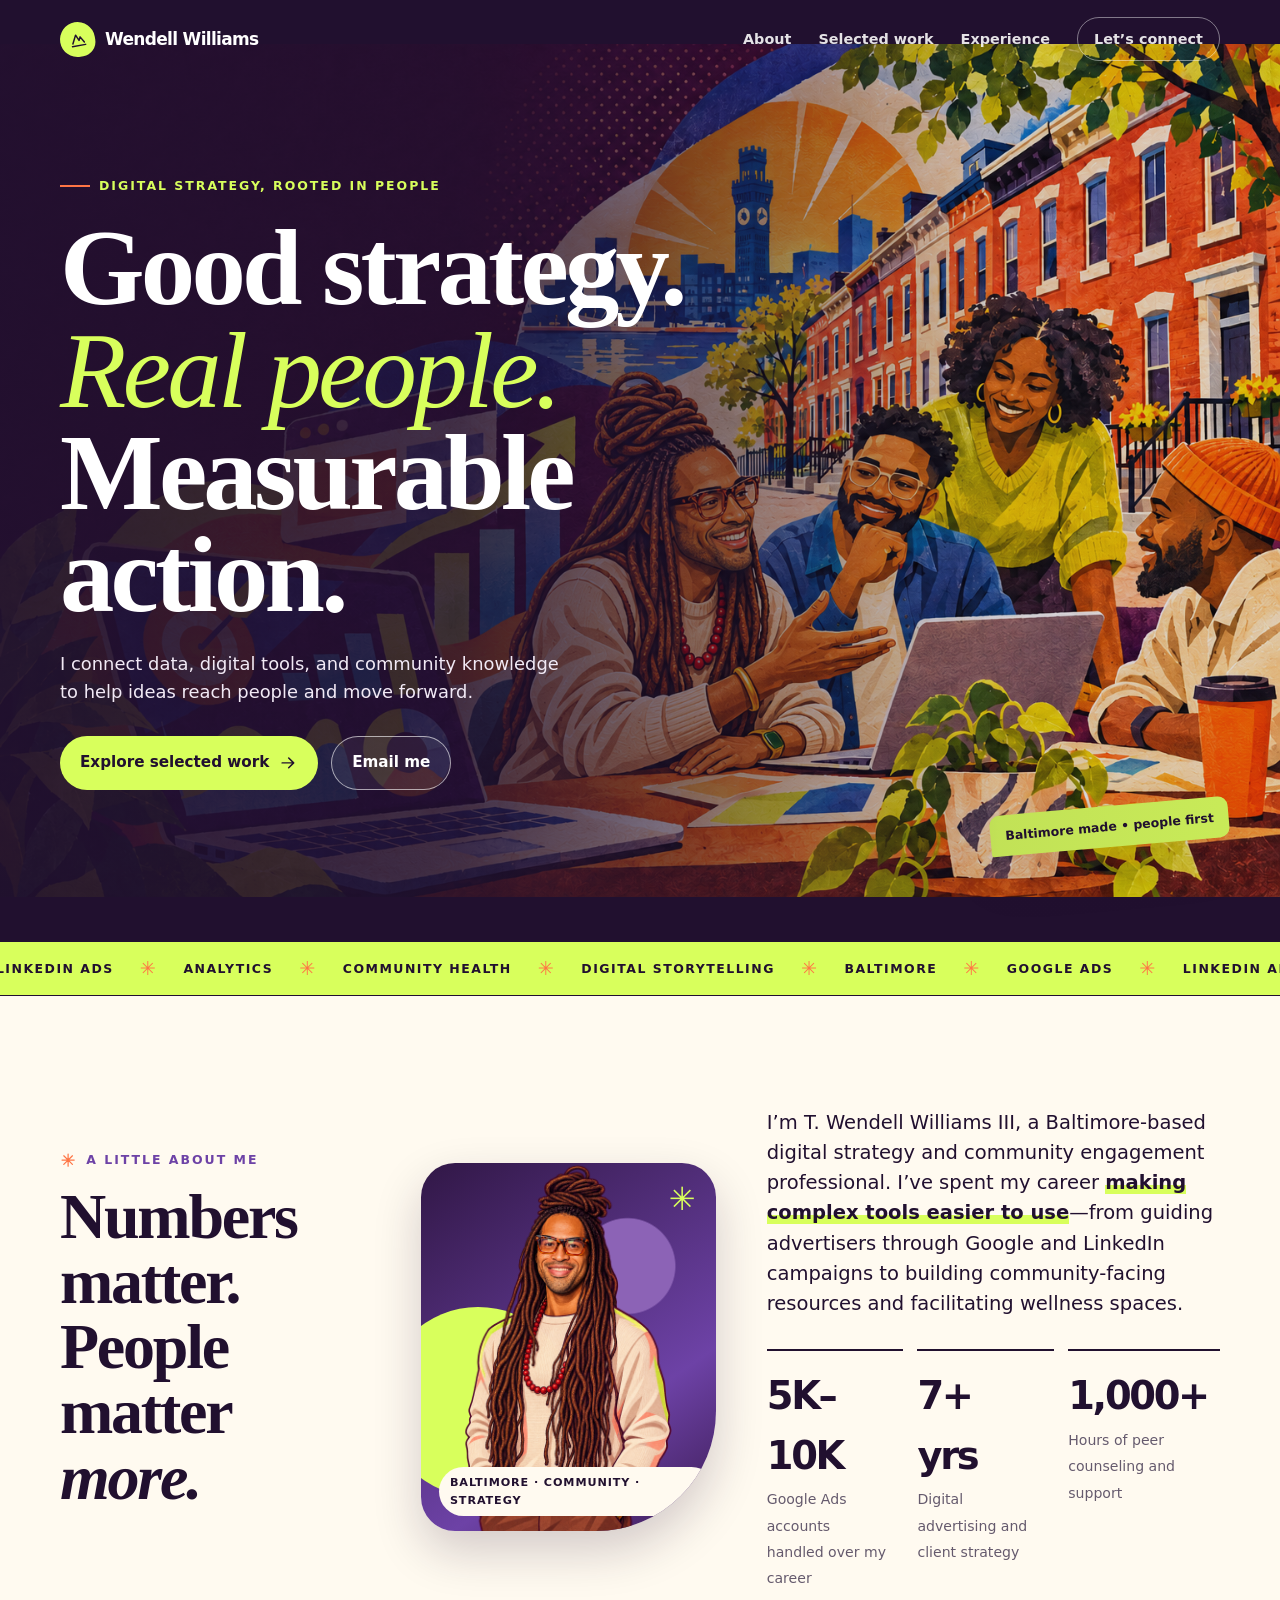
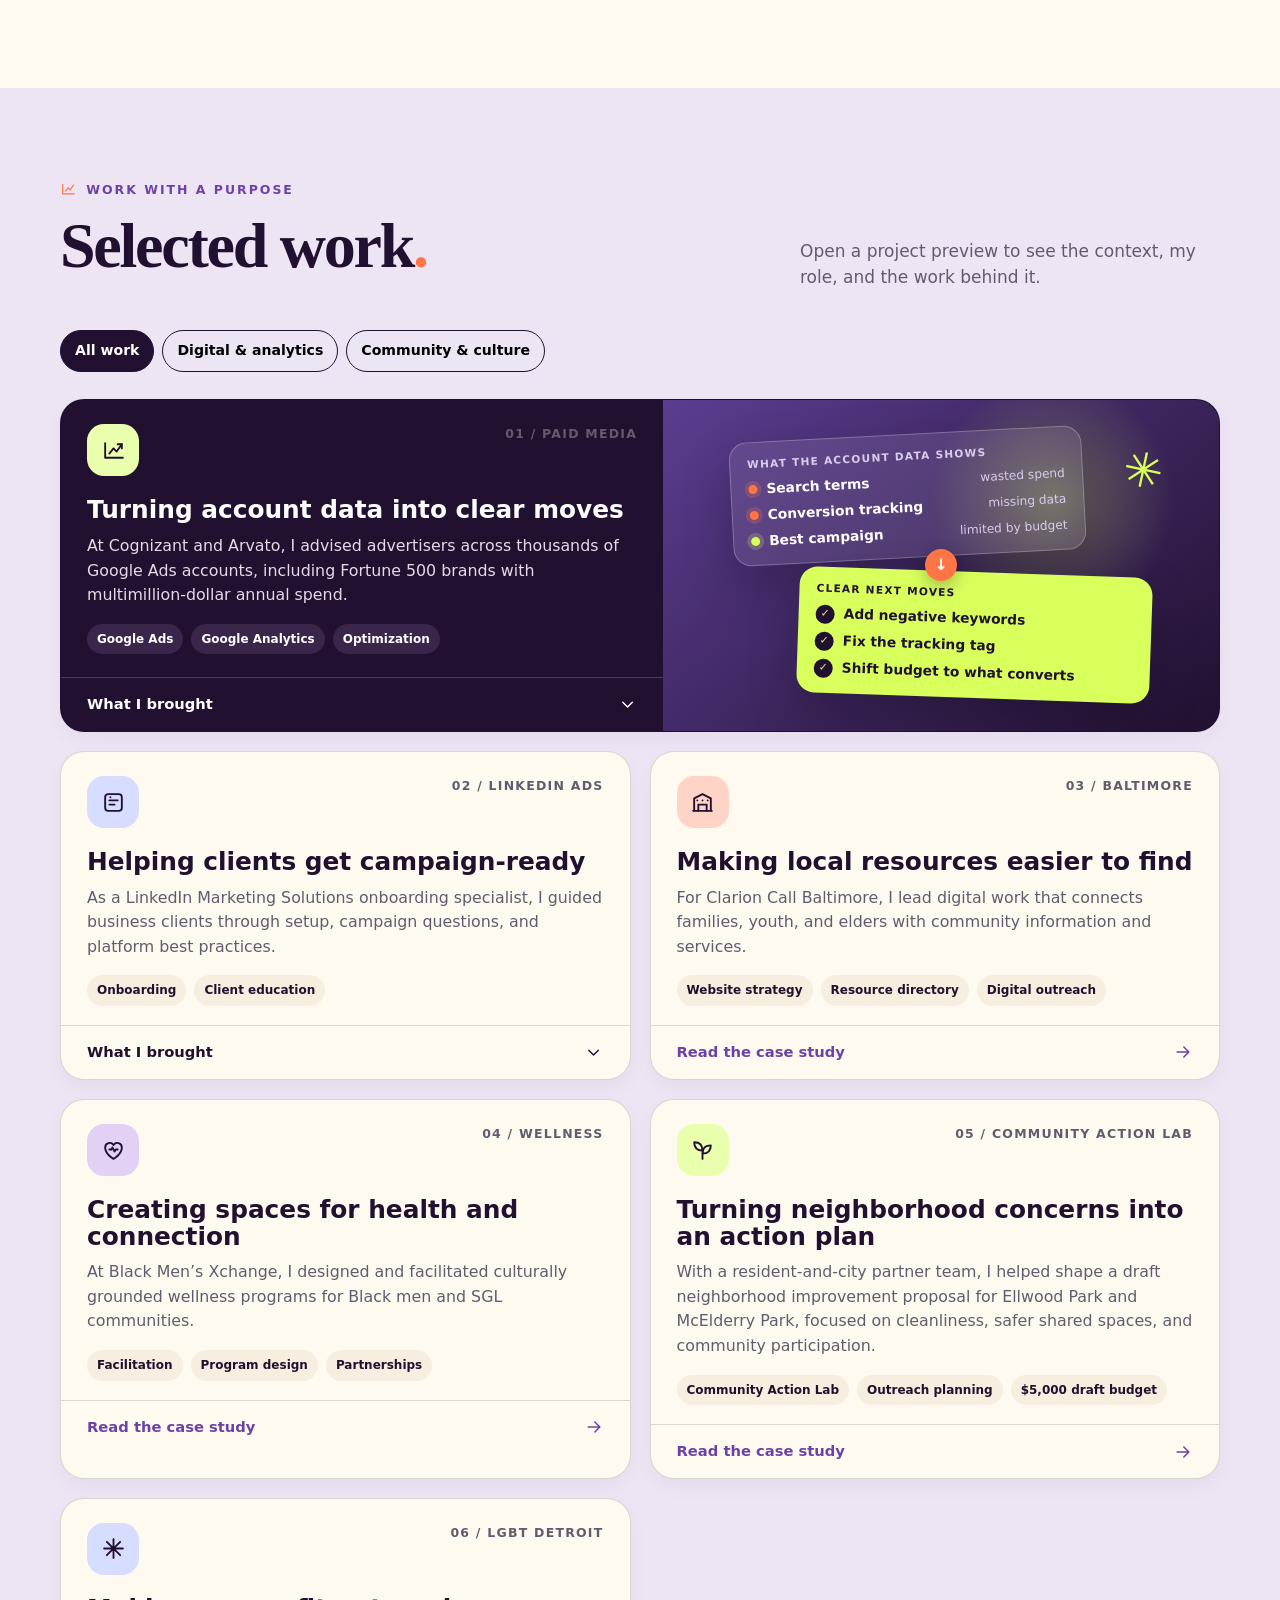
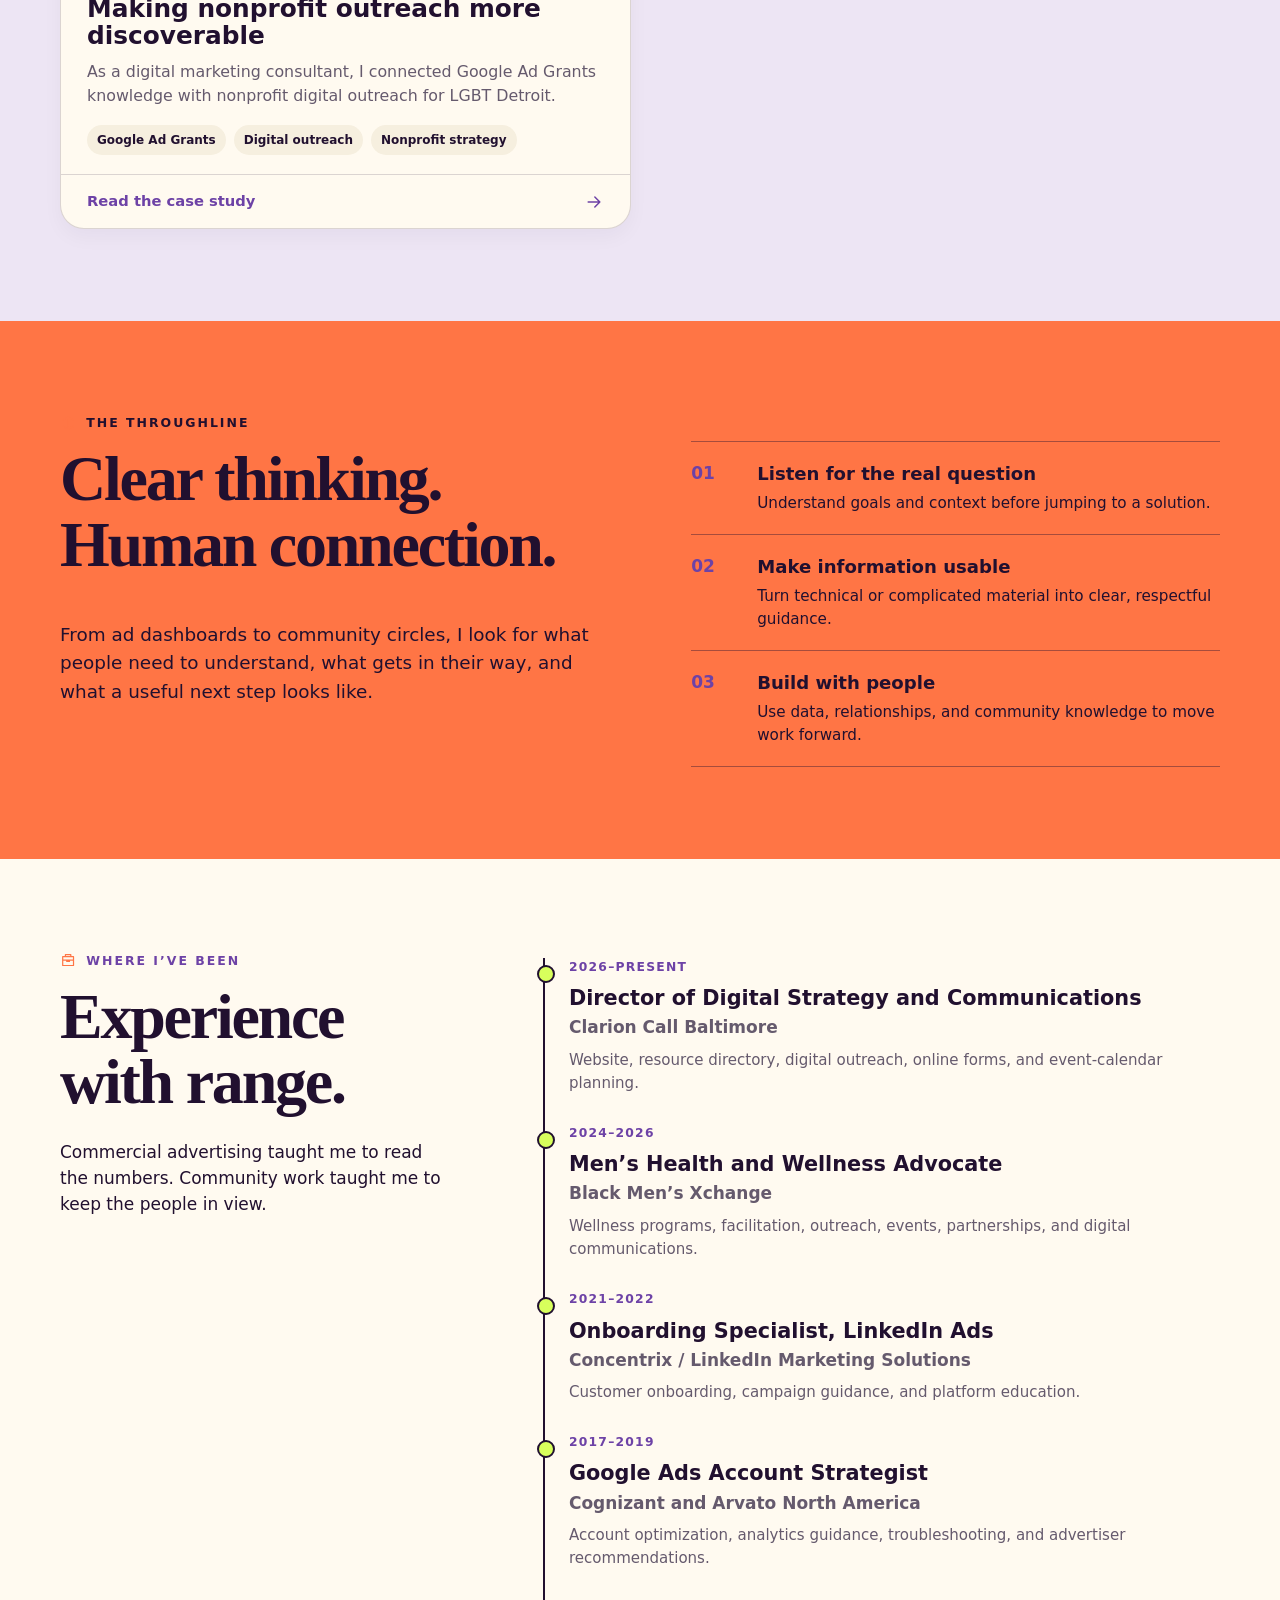
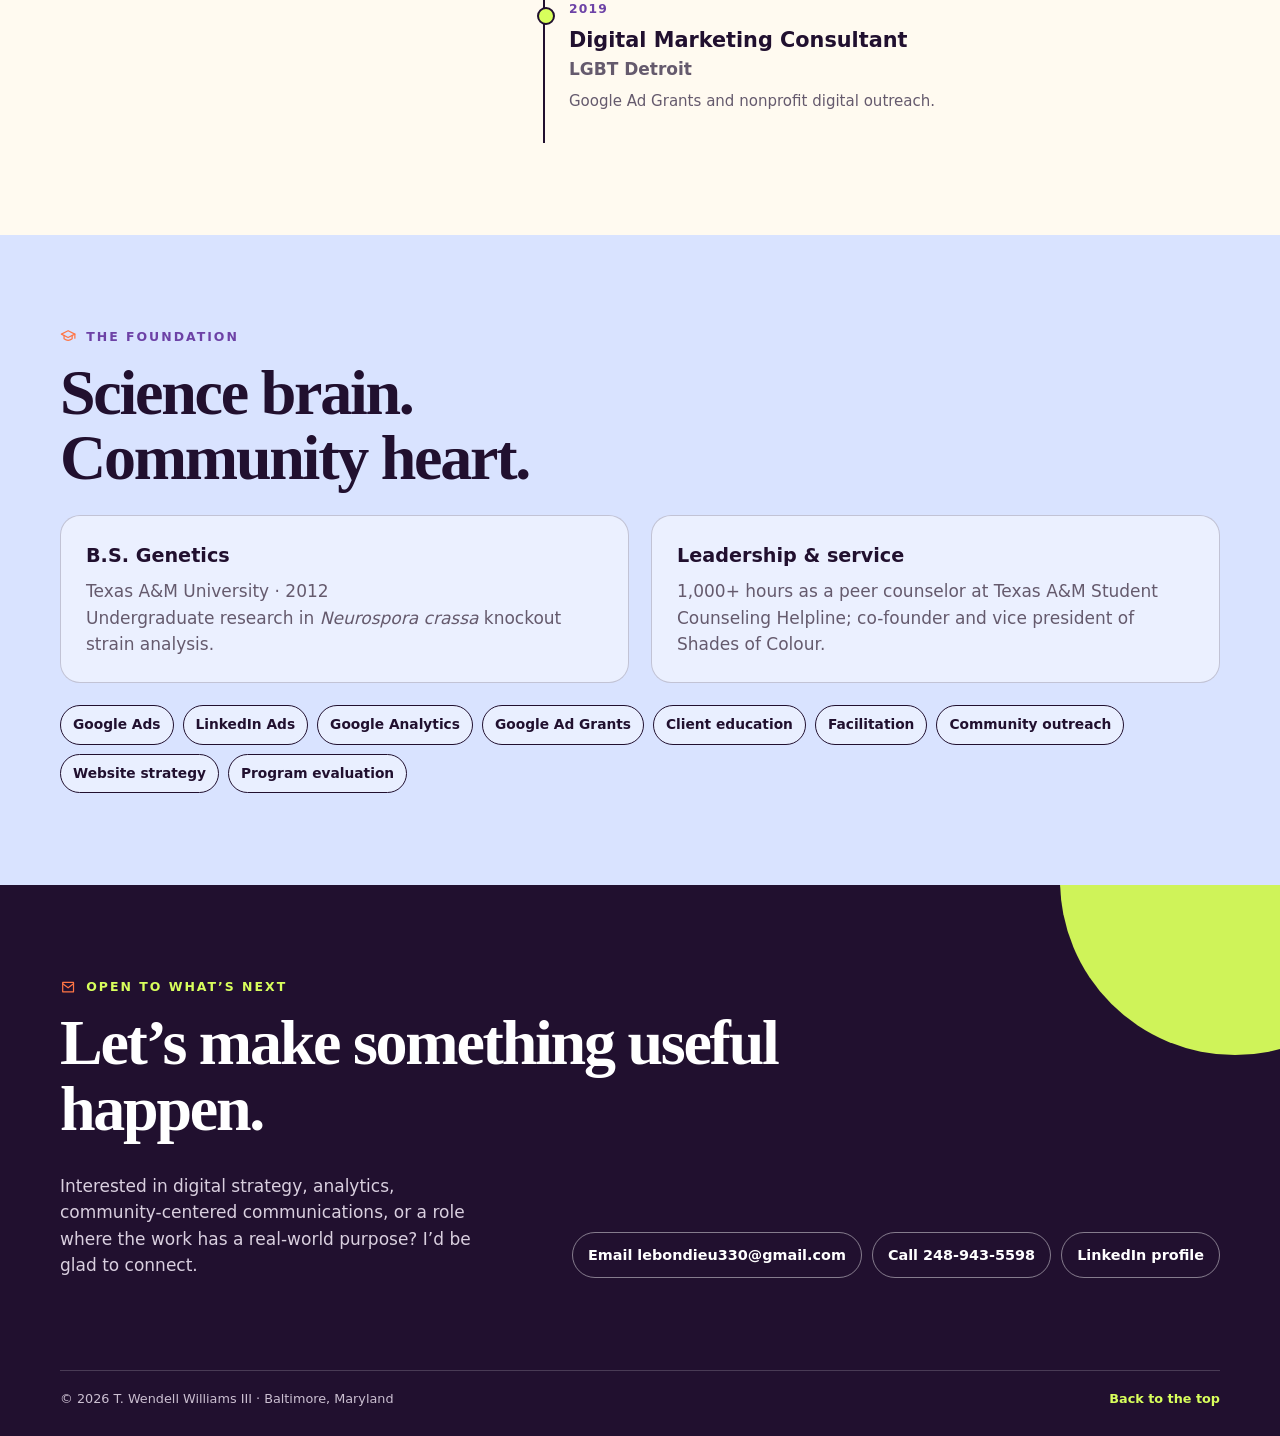
<file: index.html>
<!doctype html>
<html lang="en">
<head>
  <meta charset="utf-8">
  <meta name="viewport" content="width=device-width, initial-scale=1">
  <meta name="theme-color" content="#21102f">
  <meta name="description" content="T. Wendell Williams III connects digital strategy, analytics, and community-centered work in Baltimore and beyond.">
  <title>T. Wendell Williams III | Digital Strategy & Community Impact</title>
  <style>
    :root{--ink:#21102f;--paper:#fffaf0;--cream:#f6efdf;--orange:#ff7545;--lime:#d8ff5c;--blue:#5578ff;--plum:#6d42a6;--muted:#655a6d;--line:rgba(33,16,47,.16);--shadow:0 20px 50px rgba(33,16,47,.12);--radius:24px;--max:1160px}
    *{box-sizing:border-box}html{scroll-behavior:smooth}body{margin:0;background:var(--paper);color:var(--ink);font-family:Inter,ui-sans-serif,system-ui,-apple-system,"Segoe UI",sans-serif;font-size:17px;line-height:1.55}a{color:inherit}button{font:inherit}img{max-width:100%;display:block}svg{width:1.3em;height:1.3em;fill:none;stroke:currentColor;stroke-width:1.8;stroke-linecap:round;stroke-linejoin:round;flex:none}.wrap{width:min(var(--max),calc(100% - 42px));margin:auto}.eyebrow{font-size:.78rem;font-weight:800;letter-spacing:.16em;text-transform:uppercase}.serif{font-family:Georgia,"Times New Roman",serif;letter-spacing:-.035em}.nav{position:absolute;inset:0 0 auto;z-index:5;color:white}.nav-in{height:78px;display:flex;align-items:center;justify-content:space-between}.brand{font-weight:900;letter-spacing:-.04em;text-decoration:none;display:flex;align-items:center;gap:10px}.brand-mark{width:35px;height:35px;border-radius:50% 50% 42% 50%;background:var(--lime);color:var(--ink);display:grid;place-items:center;transform:rotate(-10deg)}.brand-mark svg{width:20px}.nav-links{display:flex;gap:27px;align-items:center}.nav-links a{text-decoration:none;font-size:.9rem;font-weight:700;opacity:.88}.nav-links a:hover{opacity:1;color:var(--lime)}.nav-contact{padding:10px 16px;border:1px solid rgba(255,255,255,.5);border-radius:999px}.menu{display:none;background:transparent;color:#fff;border:0;font-size:1.7rem}.hero{position:relative;overflow:hidden;min-height:690px;background:var(--ink);color:#fff;display:flex;align-items:center}.hero:after{content:"";position:absolute;inset:0;background:linear-gradient(90deg,rgba(33,16,47,.94) 0%,rgba(33,16,47,.84) 36%,rgba(33,16,47,.12) 78%,rgba(33,16,47,.08));pointer-events:none}.hero-art{position:absolute;inset:0 0 0 auto;width:74%;height:100%;object-fit:cover;object-position:center;opacity:.94}.hero .wrap{position:relative;z-index:1;padding-top:84px;padding-bottom:60px}.hero-copy{max-width:650px}.hero .eyebrow{color:var(--lime);display:flex;align-items:center;gap:9px}.hero .eyebrow:before{content:"";width:30px;height:2px;background:var(--orange)}h1{font-size:clamp(3.5rem,8.5vw,7rem);line-height:.94;margin:22px 0 24px;max-width:720px}.hero h1 em{color:var(--lime);font-weight:500}.hero p{max-width:510px;color:#f1e9f5;font-size:1.12rem}.hero-ctas{display:flex;gap:13px;flex-wrap:wrap;margin-top:30px}.btn{border:0;border-radius:999px;padding:14px 20px;text-decoration:none;font-weight:850;font-size:.95rem;display:inline-flex;align-items:center;gap:9px;transition:transform .2s,box-shadow .2s}.btn:hover{transform:translateY(-3px);box-shadow:0 12px 25px rgba(0,0,0,.2)}.btn-lime{background:var(--lime);color:var(--ink)}.btn-clear{border:1px solid rgba(255,255,255,.6);color:#fff;background:rgba(255,255,255,.06)}.hero-note{position:absolute;right:4%;bottom:10%;background:var(--lime);color:var(--ink);font-size:.78rem;font-weight:900;padding:11px 15px;border-radius:10px 10px 10px 2px;transform:rotate(-5deg);box-shadow:var(--shadow)}
    .ticker{background:var(--lime);overflow:hidden;white-space:nowrap;border-bottom:1px solid var(--ink)}.ticker-track{display:flex;gap:28px;justify-content:center;padding:12px 20px;font-size:.78rem;font-weight:900;letter-spacing:.12em;text-transform:uppercase}.ticker span{display:flex;align-items:center;gap:26px}.ticker b{color:var(--orange);font-size:1.2rem}
    section{padding:92px 0}.intro{display:grid;grid-template-columns:.8fr 1.2fr;gap:7vw;align-items:start}.section-kicker{color:var(--plum);display:flex;align-items:center;gap:10px}.section-kicker svg{color:var(--orange)}h2{font-size:clamp(2.7rem,5vw,4.4rem);line-height:1.02;margin:14px 0 24px}.intro-text{font-size:1.22rem;max-width:740px}.intro-text strong{background:linear-gradient(transparent 61%,var(--lime) 61%)}.stat-row{display:grid;grid-template-columns:repeat(3,1fr);gap:14px;margin-top:30px}.stat{border-top:2px solid var(--ink);padding:15px 12px 5px 0}.stat strong{display:block;font-size:clamp(1.8rem,3vw,2.8rem);letter-spacing:-.06em}.stat span{font-size:.88rem;color:var(--muted)}
    .work{background:#ede5f4;position:relative}.work-head{display:flex;justify-content:space-between;align-items:end;gap:25px;margin-bottom:28px}.work-head p{max-width:420px;color:var(--muted);margin:0 0 12px}.filters{display:flex;gap:8px;flex-wrap:wrap;margin-bottom:27px}.filter{border:1px solid var(--ink);background:transparent;border-radius:999px;padding:9px 14px;font-size:.88rem;font-weight:800;cursor:pointer}.filter[aria-pressed="true"]{background:var(--ink);color:#fff}.project-grid{display:grid;grid-template-columns:repeat(2,1fr);gap:19px}.project{background:var(--paper);border:1px solid var(--line);border-radius:var(--radius);overflow:hidden;box-shadow:0 8px 20px rgba(33,16,47,.04);transition:transform .25s,box-shadow .25s}.project:hover{transform:translateY(-5px);box-shadow:var(--shadow)}.project[hidden]{display:none}.project-top{padding:24px 26px 8px;display:flex;justify-content:space-between;align-items:flex-start}.icon-bubble{width:52px;height:52px;display:grid;place-items:center;border-radius:17px;color:var(--ink)}.icon-bubble svg{width:25px;height:25px}.bubble-orange{background:#ffd4c6}.bubble-blue{background:#d6ddff}.bubble-lime{background:#eaffad}.bubble-plum{background:#e2d1f5}.project-no{font-size:.78rem;font-weight:900;color:var(--muted);letter-spacing:.1em}.project h3{font-size:1.55rem;line-height:1.08;margin:13px 26px 10px}.project p{margin:0 26px;color:var(--muted);font-size:.99rem}.project-meta{display:flex;gap:8px;flex-wrap:wrap;margin:16px 26px 19px}.tag{border-radius:999px;background:var(--cream);padding:6px 10px;font-size:.75rem;font-weight:800}.expand{border:0;border-top:1px solid var(--line);background:transparent;width:100%;padding:15px 26px;text-align:left;display:flex;align-items:center;justify-content:space-between;font-size:.92rem;font-weight:850;cursor:pointer;color:var(--ink)}.expand svg{transition:transform .2s}.expand[aria-expanded="true"] svg{transform:rotate(180deg)}.detail{padding:0 26px 22px;color:var(--muted);font-size:.95rem}.detail p{margin:0 0 10px}.detail strong{color:var(--ink)}.detail[hidden]{display:none}.project-feature{grid-column:span 2;display:grid;grid-template-columns:1.04fr .96fr;background:var(--ink);color:white}.project-feature p{color:#e4dbe9}.project-feature .project-meta{margin-bottom:23px}.project-feature .tag{background:#3a254b;color:#fff}.project-feature .expand{color:white;border-color:rgba(255,255,255,.18)}.feature-visual{min-height:310px;background:radial-gradient(circle at 70% 30%,rgba(216,255,92,.3),transparent 27%),linear-gradient(140deg,#5b3d91,#21102f);position:relative;overflow:hidden;display:grid;place-items:center}.audit{width:86%;max-width:420px;display:grid;font-size:.86rem;line-height:1.3}.audit-card{border-radius:18px;padding:15px 17px;box-shadow:0 20px 50px rgba(0,0,0,.22)}.audit-card ul{list-style:none;margin:9px 0 0;padding:0;display:grid;gap:8px}.audit-card li{display:flex;align-items:center;gap:9px;font-weight:700}.audit-label{font-size:.66rem;font-weight:900;letter-spacing:.12em;text-transform:uppercase}.signals{background:rgba(255,255,255,.09);border:1px solid rgba(255,255,255,.25);color:#fff;margin-right:16%;transform:rotate(-3deg)}.signals .audit-label{color:#d9cdee}.signals li span{margin-left:auto;font-weight:500;font-size:.76rem;color:#d9cdee;text-align:right}.dot{width:9px;height:9px;border-radius:50%;flex:none;background:var(--orange);box-shadow:0 0 0 4px rgba(255,117,69,.22)}.dot.good{background:var(--lime);box-shadow:0 0 0 4px rgba(216,255,92,.2)}.audit-arrow{justify-self:center;width:32px;height:32px;margin:-9px 0;border-radius:50%;display:grid;place-items:center;background:var(--orange);color:#fff;font-size:1rem;font-weight:900;line-height:1;position:relative;z-index:2;box-shadow:0 6px 16px rgba(0,0,0,.25)}.moves{background:var(--lime);color:var(--ink);margin-left:16%;transform:rotate(2deg)}.feature-visual{padding:30px 0}.moves b{display:grid;place-items:center;width:19px;height:19px;border-radius:50%;background:var(--ink);color:var(--lime);font-size:.68rem;flex:none}.spark{position:absolute;color:var(--lime);font-size:3rem;right:10%;top:10%;transform:rotate(12deg)}
    .approach{background:var(--orange);color:var(--ink)}.approach-layout{display:grid;grid-template-columns:1fr 1fr;gap:8vw}.approach .section-kicker{color:var(--ink)}.approach h2{max-width:510px}.approach-copy{font-size:1.15rem;padding-top:20px}.principles{margin-top:28px;border-top:1px solid rgba(33,16,47,.4)}.principle{display:grid;grid-template-columns:54px 1fr;gap:12px;padding:18px 0;border-bottom:1px solid rgba(33,16,47,.4)}.principle-num{font-weight:900;color:var(--plum)}.principle h3{font-size:1.13rem;margin:0 0 4px}.principle p{font-size:.95rem;margin:0;max-width:520px}
    .experience{background:var(--paper)}.experience-layout{display:grid;grid-template-columns:.72fr 1.28fr;gap:7vw}.timeline{border-left:2px solid var(--ink);margin:7px 0 0 8px}.job{padding:0 0 29px 24px;position:relative}.job:before{content:"";position:absolute;left:-8px;top:7px;width:14px;height:14px;background:var(--lime);border:2px solid var(--ink);border-radius:50%}.job-date{font-size:.77rem;text-transform:uppercase;letter-spacing:.1em;font-weight:900;color:var(--plum)}.job h3{font-size:1.3rem;margin:5px 0 0}.job-org{font-weight:750;margin:0;color:var(--muted)}.job p:last-child{margin:8px 0 0;color:var(--muted);font-size:.94rem}
    .education{background:#d9e3ff}.edu-grid{display:grid;grid-template-columns:1fr 1fr;gap:22px}.edu-card{padding:25px;border:1px solid rgba(33,16,47,.2);border-radius:20px;background:rgba(255,255,255,.48)}.edu-card h3{font-size:1.2rem;margin:0 0 8px}.edu-card p{margin:0;color:var(--muted)}.skills{display:flex;gap:9px;flex-wrap:wrap;margin-top:22px}.skills span{font-size:.86rem;font-weight:800;border:1px solid var(--ink);border-radius:999px;padding:8px 12px;background:rgba(255,255,255,.4)}
    .contact{background:var(--ink);color:white;position:relative;overflow:hidden}.contact:after{content:"";width:350px;height:350px;border-radius:50%;background:var(--lime);position:absolute;right:-130px;top:-180px;opacity:.95}.contact .wrap{position:relative;z-index:1}.contact .section-kicker{color:var(--lime)}.contact h2{max-width:780px}.contact-row{display:flex;justify-content:space-between;align-items:end;gap:22px;margin-top:32px}.contact p{color:#d9cfdf;max-width:430px;margin:0}.contact-links{display:flex;gap:10px;flex-wrap:wrap}.contact-links a{border:1px solid rgba(255,255,255,.45);padding:11px 15px;border-radius:999px;text-decoration:none;font-weight:750;font-size:.9rem}.contact-links a:hover{background:var(--lime);color:var(--ink);border-color:var(--lime)}footer{background:var(--ink);color:#cbbfd1;padding:0 0 27px;font-size:.8rem}.foot{border-top:1px solid rgba(255,255,255,.18);padding-top:18px;display:flex;justify-content:space-between;gap:18px}.backtop{text-decoration:none;color:var(--lime);font-weight:800}
    @media(max-width:850px){.hero{min-height:720px}.hero-art{width:100%;opacity:.52;object-position:58% center}.hero:after{background:linear-gradient(90deg,rgba(33,16,47,.92),rgba(33,16,47,.46)),linear-gradient(0deg,rgba(33,16,47,.45),transparent)}.hero-note{right:6%;bottom:7%}.intro,.approach-layout,.experience-layout{grid-template-columns:1fr;gap:20px}.intro{gap:8px}.work-head{display:block}.work-head p{margin-top:-6px}.project-feature{grid-template-columns:1fr}.feature-visual{min-height:240px}.approach-copy{padding-top:0}.contact-row{display:block}.contact-links{margin-top:22px}.contact:after{width:220px;height:220px;right:-110px;top:-120px}}
    @media(max-width:620px){body{font-size:16px}.wrap{width:min(var(--max),calc(100% - 28px))}.nav-in{height:68px}.nav-links{display:none;position:absolute;top:65px;right:14px;left:14px;background:#352044;padding:17px;border-radius:18px;box-shadow:var(--shadow);flex-direction:column;align-items:stretch;gap:12px}.nav-links.open{display:flex}.nav-links a{padding:7px}.menu{display:block}.hero{min-height:720px}.hero .wrap{padding-top:95px}h1{font-size:clamp(3.2rem,15vw,5rem)}.hero p{font-size:1rem}.hero-note{font-size:.7rem;bottom:5%;right:4%}.ticker-track{padding:12px 14px;line-height:1.5}.ticker-track>span{flex-wrap:wrap;justify-content:center;gap:6px 14px}.ticker b{font-size:1rem}.ticker-repeat{display:none!important}.feature-visual{padding:34px 0}.audit{width:92%;font-size:.8rem}.signals{margin-right:7%}.moves{margin-left:7%}.signals li span{max-width:42%}.feature-visual .spark{display:none}section{padding:67px 0}h2{font-size:2.8rem}.stat-row{gap:7px}.stat{padding-right:4px}.stat strong{font-size:1.55rem}.stat span{font-size:.74rem}.project-grid{grid-template-columns:1fr}.project-feature{grid-column:auto;grid-row:auto}.project-feature .feature-visual{grid-row:1}.project h3{font-size:1.4rem}.edu-grid{grid-template-columns:1fr}.foot{display:block}.foot span{display:block;margin-bottom:7px}}
    @media(prefers-reduced-motion:reduce){html{scroll-behavior:auto}*,*:before,*:after{animation-duration:.01ms!important;transition-duration:.01ms!important}}

    .intro{grid-template-columns:.82fr .78fr 1.2fr;align-items:center;gap:4vw}.portrait-art{position:relative;isolation:isolate;margin:10px auto 0;width:min(100%,330px);aspect-ratio:4/5;border-radius:34px 34px 120px 34px;overflow:hidden;background:radial-gradient(circle at 70% 28%,#8c63b6 0 14%,transparent 14.5%),linear-gradient(145deg,#311746,#6d42a6 68%,#3b1b53);box-shadow:0 20px 48px rgba(33,16,47,.2)}.portrait-art:before{content:"";position:absolute;z-index:-1;width:190px;height:190px;left:-38px;bottom:34px;border-radius:50%;background:var(--lime)}.portrait-art:after{content:"✳";position:absolute;top:20px;right:20px;color:var(--lime);font-size:2rem;line-height:1}.portrait-art img{position:absolute;inset:0;width:100%;height:100%;object-fit:contain;object-position:center bottom}.portrait-caption{position:absolute;left:18px;bottom:15px;border-radius:999px;padding:7px 11px;background:var(--paper);font-size:.7rem;font-weight:900;letter-spacing:.08em;text-transform:uppercase;color:var(--ink)}
    @media(max-width:850px){.intro{grid-template-columns:1fr;gap:20px}.portrait-art{width:min(100%,390px);aspect-ratio:5/4;border-radius:30px 30px 90px 30px}.portrait-art img{object-position:center 35%}.intro-text{max-width:780px}}


    /* Keep the full hero illustration centered so every person remains in frame. */
    .hero-art{inset:0;width:100%;height:100%;object-fit:contain;object-position:center;opacity:.94}
    @media(max-width:850px){.hero-art{inset:auto 0 2%;width:100%;height:58%;object-fit:contain;object-position:center;opacity:.56}}
    @media(max-width:620px){.hero-art{bottom:3%;height:50%;opacity:.52}}
      .project-link{text-decoration:none;display:block;cursor:pointer}.project-link:hover h3{color:var(--plum)}.project-link:focus-visible{outline:3px solid var(--blue);outline-offset:4px}.project-read{border-top:1px solid var(--line);padding:15px 26px;display:flex;align-items:center;justify-content:space-between;font-size:.92rem;font-weight:900;color:var(--plum)}.project-read svg{width:20px;height:20px;transition:transform .2s}.project-link:hover .project-read svg{transform:translateX(4px)}
  </style>
</head>
<body>
  <header class="nav"><div class="wrap nav-in">
    <a class="brand" href="#top" aria-label="Wendell Williams home"><span class="brand-mark"><svg viewBox="0 0 24 24" aria-hidden="true"><path d="M5 17 10 7l3 7 2-4 4 7"/><path d="M4 20h16"/></svg></span><span>Wendell Williams</span></a>
    <button class="menu" aria-expanded="false" aria-label="Open navigation">☰</button>
    <nav class="nav-links" aria-label="Main navigation"><a href="#about">About</a><a href="#work">Selected work</a><a href="#experience">Experience</a><a href="#contact" class="nav-contact">Let’s connect</a></nav>
  </div></header>
  <main id="top">
    <section class="hero" aria-labelledby="hero-title">
      <img class="hero-art" src="assets/baltimore-community-hero.png" alt="Illustrated scene of T. Wendell Williams III joining three Baltimore community members around a laptop, with analytics graphics and Baltimore rowhouses">
      <div class="wrap"><div class="hero-copy">
        <div class="eyebrow">Digital strategy, rooted in people</div>
        <h1 id="hero-title" class="serif">Good strategy.<br><em>Real people.</em><br>Measurable action.</h1>
        <p>I connect data, digital tools, and community knowledge to help ideas reach people and move forward.</p>
        <div class="hero-ctas"><a class="btn btn-lime" href="#work">Explore selected work <svg viewBox="0 0 24 24" aria-hidden="true"><path d="M5 12h14M13 6l6 6-6 6"/></svg></a><a class="btn btn-clear" href="mailto:lebondieu330@gmail.com">Email me</a></div>
      </div></div><div class="hero-note">Baltimore made • people first</div>
    </section>
    <div class="ticker" aria-label="Areas of experience"><div class="ticker-track"><span>Google Ads <b>✳</b> LinkedIn Ads <b>✳</b> Analytics <b>✳</b> Community health <b>✳</b> Digital storytelling <b>✳</b> Baltimore <span class="ticker-repeat" aria-hidden="true"><b>✳</b> Google Ads <b>✳</b> LinkedIn Ads <b>✳</b> Analytics</span></span></div></div>
    <section id="about"><div class="wrap intro">
      <div><div class="eyebrow section-kicker"><svg viewBox="0 0 24 24" aria-hidden="true"><path d="M12 3v18M3 12h18M5.6 5.6l12.8 12.8M18.4 5.6 5.6 18.4"/></svg> A little about me</div><h2 class="serif">Numbers matter.<br>People matter <em>more.</em></h2></div>
      <figure class="portrait-art"><img src="assets/wendell-williams-illustrated-portrait.png" alt="Illustrated portrait of T. Wendell Williams III, smiling with long locs, amber glasses, and a red bead necklace"><figcaption class="portrait-caption">Baltimore · community · strategy</figcaption></figure>
      <div><p class="intro-text">I’m T. Wendell Williams III, a Baltimore-based digital strategy and community engagement professional. I’ve spent my career <strong>making complex tools easier to use</strong>—from guiding advertisers through Google and LinkedIn campaigns to building community-facing resources and facilitating wellness spaces.</p>
        <div class="stat-row"><div class="stat"><strong>5K–10K</strong><span>Google Ads accounts handled over my career</span></div><div class="stat"><strong>7+ yrs</strong><span>Digital advertising and client strategy</span></div><div class="stat"><strong>1,000+</strong><span>Hours of peer counseling and support</span></div></div>
      </div>
    </div></section>
    <section class="work" id="work"><div class="wrap">
      <div class="work-head"><div><div class="eyebrow section-kicker"><svg viewBox="0 0 24 24" aria-hidden="true"><path d="M4 19V5M4 19h17M8 15l4-5 3 3 5-7"/></svg> Work with a purpose</div><h2 class="serif">Selected work<span style="color:var(--orange)">.</span></h2></div><p>Open a project preview to see the context, my role, and the work behind it.</p></div>
      <div class="filters" role="group" aria-label="Filter projects"><button class="filter" aria-pressed="true" data-filter="all">All work</button><button class="filter" aria-pressed="false" data-filter="digital">Digital & analytics</button><button class="filter" aria-pressed="false" data-filter="community">Community & culture</button></div>
      <div class="project-grid">
        <article class="project project-feature" data-type="digital">
          <div class="project-body"><div class="project-top"><span class="icon-bubble bubble-lime"><svg viewBox="0 0 24 24" aria-hidden="true"><path d="M4 19V5M4 19h17M8 15l4-5 3 3 5-7"/><path d="m16 6 4 0 0 4"/></svg></span><span class="project-no">01 / PAID MEDIA</span></div><h3>Turning account data into clear moves</h3><p>At Cognizant and Arvato, I advised advertisers across thousands of Google Ads accounts, including Fortune 500 brands with multimillion-dollar annual spend.</p><div class="project-meta"><span class="tag">Google Ads</span><span class="tag">Google Analytics</span><span class="tag">Optimization</span></div><button class="expand" aria-expanded="false" aria-controls="detail-google">What I brought <svg viewBox="0 0 24 24" aria-hidden="true"><path d="m6 9 6 6 6-6"/></svg></button><div class="detail" id="detail-google" hidden><p><strong>My role:</strong> I used campaign performance and Google Analytics signals to spot opportunities, troubleshoot issues, and explain practical recommendations clients could act on. My work balanced account goals, data, and advertiser needs.</p></div></div>
          <div class="feature-visual" aria-hidden="true"><div class="audit"><div class="audit-card signals"><div class="audit-label">What the account data shows</div><ul><li><i class="dot"></i>Search terms<span>wasted spend</span></li><li><i class="dot"></i>Conversion tracking<span>missing data</span></li><li><i class="dot good"></i>Best campaign<span>limited by budget</span></li></ul></div><div class="audit-arrow">↓</div><div class="audit-card moves"><div class="audit-label">Clear next moves</div><ul><li><b>✓</b>Add negative keywords</li><li><b>✓</b>Fix the tracking tag</li><li><b>✓</b>Shift budget to what converts</li></ul></div></div><span class="spark">✳</span></div>
        </article>
        <article class="project" data-type="digital"><div class="project-top"><span class="icon-bubble bubble-blue"><svg viewBox="0 0 24 24" aria-hidden="true"><rect x="4" y="4" width="16" height="16" rx="3"/><path d="M8 10h8M8 14h5M9 7h.01"/></svg></span><span class="project-no">02 / LINKEDIN ADS</span></div><h3>Helping clients get campaign-ready</h3><p>As a LinkedIn Marketing Solutions onboarding specialist, I guided business clients through setup, campaign questions, and platform best practices.</p><div class="project-meta"><span class="tag">Onboarding</span><span class="tag">Client education</span></div><button class="expand" aria-expanded="false" aria-controls="detail-linkedin">What I brought <svg viewBox="0 0 24 24" aria-hidden="true"><path d="m6 9 6 6 6-6"/></svg></button><div class="detail" id="detail-linkedin" hidden><p><strong>My role:</strong> I made the platform approachable, translated guidance into next steps, and supported customer confidence and campaign readiness.</p></div></article>
        <a class="project project-link" data-type="community" href="work/ccb/index.html"><div class="project-top"><span class="icon-bubble bubble-orange"><svg viewBox="0 0 24 24" aria-hidden="true"><path d="M4 20V8l8-4 8 4v12M8 20v-6h8v6M7 10h.01M12 10h.01M17 10h.01"/><path d="M3 20h18"/></svg></span><span class="project-no">03 / BALTIMORE</span></div><h3>Making local resources easier to find</h3><p>For Clarion Call Baltimore, I lead digital work that connects families, youth, and elders with community information and services.</p><div class="project-meta"><span class="tag">Website strategy</span><span class="tag">Resource directory</span><span class="tag">Digital outreach</span></div><span class="project-read">Read the case study <svg viewBox="0 0 24 24" aria-hidden="true"><path d="M5 12h14M13 6l6 6-6 6"/></svg></span></a>
        <a class="project project-link" data-type="community" href="work/bmx/index.html"><div class="project-top"><span class="icon-bubble bubble-plum"><svg viewBox="0 0 24 24" aria-hidden="true"><path d="M12 21s-8-4.4-8-11a4.4 4.4 0 0 1 8-2.4A4.4 4.4 0 0 1 20 10c0 6.6-8 11-8 11Z"/><path d="M8 12h2l1-2 2 4 1-2h2"/></svg></span><span class="project-no">04 / WELLNESS</span></div><h3>Creating spaces for health and connection</h3><p>At Black Men’s Xchange, I designed and facilitated culturally grounded wellness programs for Black men and SGL communities.</p><div class="project-meta"><span class="tag">Facilitation</span><span class="tag">Program design</span><span class="tag">Partnerships</span></div><span class="project-read">Read the case study <svg viewBox="0 0 24 24" aria-hidden="true"><path d="M5 12h14M13 6l6 6-6 6"/></svg></span></a>
        <a class="project project-link" data-type="community" href="work/cal/index.html"><div class="project-top"><span class="icon-bubble bubble-lime"><svg viewBox="0 0 24 24" aria-hidden="true"><path d="M12 21v-8M12 13c-5 0-8-3-8-8 5 0 8 3 8 8ZM12 16c0-5 3-8 8-8 0 5-3 8-8 8Z"/></svg></span><span class="project-no">05 / COMMUNITY ACTION LAB</span></div><h3>Turning neighborhood concerns into an action plan</h3><p>With a resident-and-city partner team, I helped shape a draft neighborhood improvement proposal for Ellwood Park and McElderry Park, focused on cleanliness, safer shared spaces, and community participation.</p><div class="project-meta"><span class="tag">Community Action Lab</span><span class="tag">Outreach planning</span><span class="tag">$5,000 draft budget</span></div><span class="project-read">Read the case study <svg viewBox="0 0 24 24" aria-hidden="true"><path d="M5 12h14M13 6l6 6-6 6"/></svg></span></a>
        <a class="project project-link" data-type="community" href="work/lgbt-detroit/index.html"><div class="project-top"><span class="icon-bubble bubble-blue"><svg viewBox="0 0 24 24" aria-hidden="true"><path d="M12 3v18M3 12h18M5.6 5.6l12.8 12.8M18.4 5.6 5.6 18.4"/></svg></span><span class="project-no">06 / LGBT DETROIT</span></div><h3>Making nonprofit outreach more discoverable</h3><p>As a digital marketing consultant, I connected Google Ad Grants knowledge with nonprofit digital outreach for LGBT Detroit.</p><div class="project-meta"><span class="tag">Google Ad Grants</span><span class="tag">Digital outreach</span><span class="tag">Nonprofit strategy</span></div><span class="project-read">Read the case study <svg viewBox="0 0 24 24" aria-hidden="true"><path d="M5 12h14M13 6l6 6-6 6"/></svg></span></a>
      </div>
    </div></section>
    <section class="approach"><div class="wrap approach-layout">
      <div><div class="eyebrow section-kicker"><svg viewBox="0 0 24 24" aria-hidden="true"><path d="M12 3v18M5 7l7-4 7 4M5 17l7 4 7-4"/></svg> The throughline</div><h2 class="serif">Clear thinking.<br>Human connection.</h2><p class="approach-copy">From ad dashboards to community circles, I look for what people need to understand, what gets in their way, and what a useful next step looks like.</p></div>
      <div class="principles"><div class="principle"><div class="principle-num">01</div><div><h3>Listen for the real question</h3><p>Understand goals and context before jumping to a solution.</p></div></div><div class="principle"><div class="principle-num">02</div><div><h3>Make information usable</h3><p>Turn technical or complicated material into clear, respectful guidance.</p></div></div><div class="principle"><div class="principle-num">03</div><div><h3>Build with people</h3><p>Use data, relationships, and community knowledge to move work forward.</p></div></div></div>
    </div></section>
    <section id="experience" class="experience"><div class="wrap experience-layout">
      <div><div class="eyebrow section-kicker"><svg viewBox="0 0 24 24" aria-hidden="true"><path d="M4 7h16v13H4zM8 7V4h8v3M4 12h16M10 12v2h4v-2"/></svg> Where I’ve been</div><h2 class="serif">Experience<br>with range.</h2><p>Commercial advertising taught me to read the numbers. Community work taught me to keep the people in view.</p></div>
      <div class="timeline">
        <article class="job"><div class="job-date">2026–present</div><h3>Director of Digital Strategy and Communications</h3><p class="job-org">Clarion Call Baltimore</p><p>Website, resource directory, digital outreach, online forms, and event-calendar planning.</p></article>
        <article class="job"><div class="job-date">2024–2026</div><h3>Men’s Health and Wellness Advocate</h3><p class="job-org">Black Men’s Xchange</p><p>Wellness programs, facilitation, outreach, events, partnerships, and digital communications.</p></article>
        <article class="job"><div class="job-date">2021–2022</div><h3>Onboarding Specialist, LinkedIn Ads</h3><p class="job-org">Concentrix / LinkedIn Marketing Solutions</p><p>Customer onboarding, campaign guidance, and platform education.</p></article>
        <article class="job"><div class="job-date">2017–2019</div><h3>Google Ads Account Strategist</h3><p class="job-org">Cognizant and Arvato North America</p><p>Account optimization, analytics guidance, troubleshooting, and advertiser recommendations.</p></article>
        <article class="job"><div class="job-date">2019</div><h3>Digital Marketing Consultant</h3><p class="job-org">LGBT Detroit</p><p>Google Ad Grants and nonprofit digital outreach.</p></article>
      </div>
    </div></section>
    <section class="education"><div class="wrap"><div class="eyebrow section-kicker"><svg viewBox="0 0 24 24" aria-hidden="true"><path d="m2 9 10-5 10 5-10 5L2 9Z"/><path d="M6 11v5c4 3 8 3 12 0v-5M22 9v6"/></svg> The foundation</div><h2 class="serif">Science brain.<br>Community heart.</h2><div class="edu-grid"><article class="edu-card"><h3>B.S. Genetics</h3><p>Texas A&M University · 2012<br>Undergraduate research in <em>Neurospora crassa</em> knockout strain analysis.</p></article><article class="edu-card"><h3>Leadership & service</h3><p>1,000+ hours as a peer counselor at Texas A&M Student Counseling Helpline; co-founder and vice president of Shades of Colour.</p></article></div><div class="skills" aria-label="Selected skills"><span>Google Ads</span><span>LinkedIn Ads</span><span>Google Analytics</span><span>Google Ad Grants</span><span>Client education</span><span>Facilitation</span><span>Community outreach</span><span>Website strategy</span><span>Program evaluation</span></div></div></section>
    <section class="contact" id="contact"><div class="wrap"><div class="eyebrow section-kicker"><svg viewBox="0 0 24 24" aria-hidden="true"><path d="M4 5h16v14H4z"/><path d="m4 7 8 6 8-6"/></svg> Open to what’s next</div><h2 class="serif">Let’s make something useful happen.</h2><div class="contact-row"><p>Interested in digital strategy, analytics, community-centered communications, or a role where the work has a real-world purpose? I’d be glad to connect.</p><div class="contact-links"><a href="mailto:lebondieu330@gmail.com">Email lebondieu330@gmail.com</a><a href="tel:+12489435598">Call 248-943-5598</a><a href="https://www.linkedin.com/in/thomas-wendell-williams-iii-943584164" target="_blank" rel="noopener noreferrer">LinkedIn profile</a></div></div></div></section>
  </main>
  <footer><div class="wrap foot"><span>© <span id="year">2026</span> T. Wendell Williams III · Baltimore, Maryland</span><a class="backtop" href="#top">Back to the top</a></div></footer>
  <script>
    const menu=document.querySelector('.menu'),nav=document.querySelector('.nav-links');
    menu.addEventListener('click',()=>{const open=menu.getAttribute('aria-expanded')==='true';menu.setAttribute('aria-expanded',String(!open));nav.classList.toggle('open',!open)});
    nav.querySelectorAll('a').forEach(a=>a.addEventListener('click',()=>{nav.classList.remove('open');menu.setAttribute('aria-expanded','false')}));
    document.querySelectorAll('.expand').forEach(button=>button.addEventListener('click',()=>{const open=button.getAttribute('aria-expanded')==='true';button.setAttribute('aria-expanded',String(!open));document.getElementById(button.getAttribute('aria-controls')).hidden=open}));
    document.querySelectorAll('.filter').forEach(button=>button.addEventListener('click',()=>{document.querySelectorAll('.filter').forEach(x=>x.setAttribute('aria-pressed','false'));button.setAttribute('aria-pressed','true');const f=button.dataset.filter;document.querySelectorAll('.project').forEach(card=>card.hidden=f!=='all'&&card.dataset.type!==f)}));
    document.getElementById('year').textContent=new Date().getFullYear();
  </script>
</body>
</html>
</file>
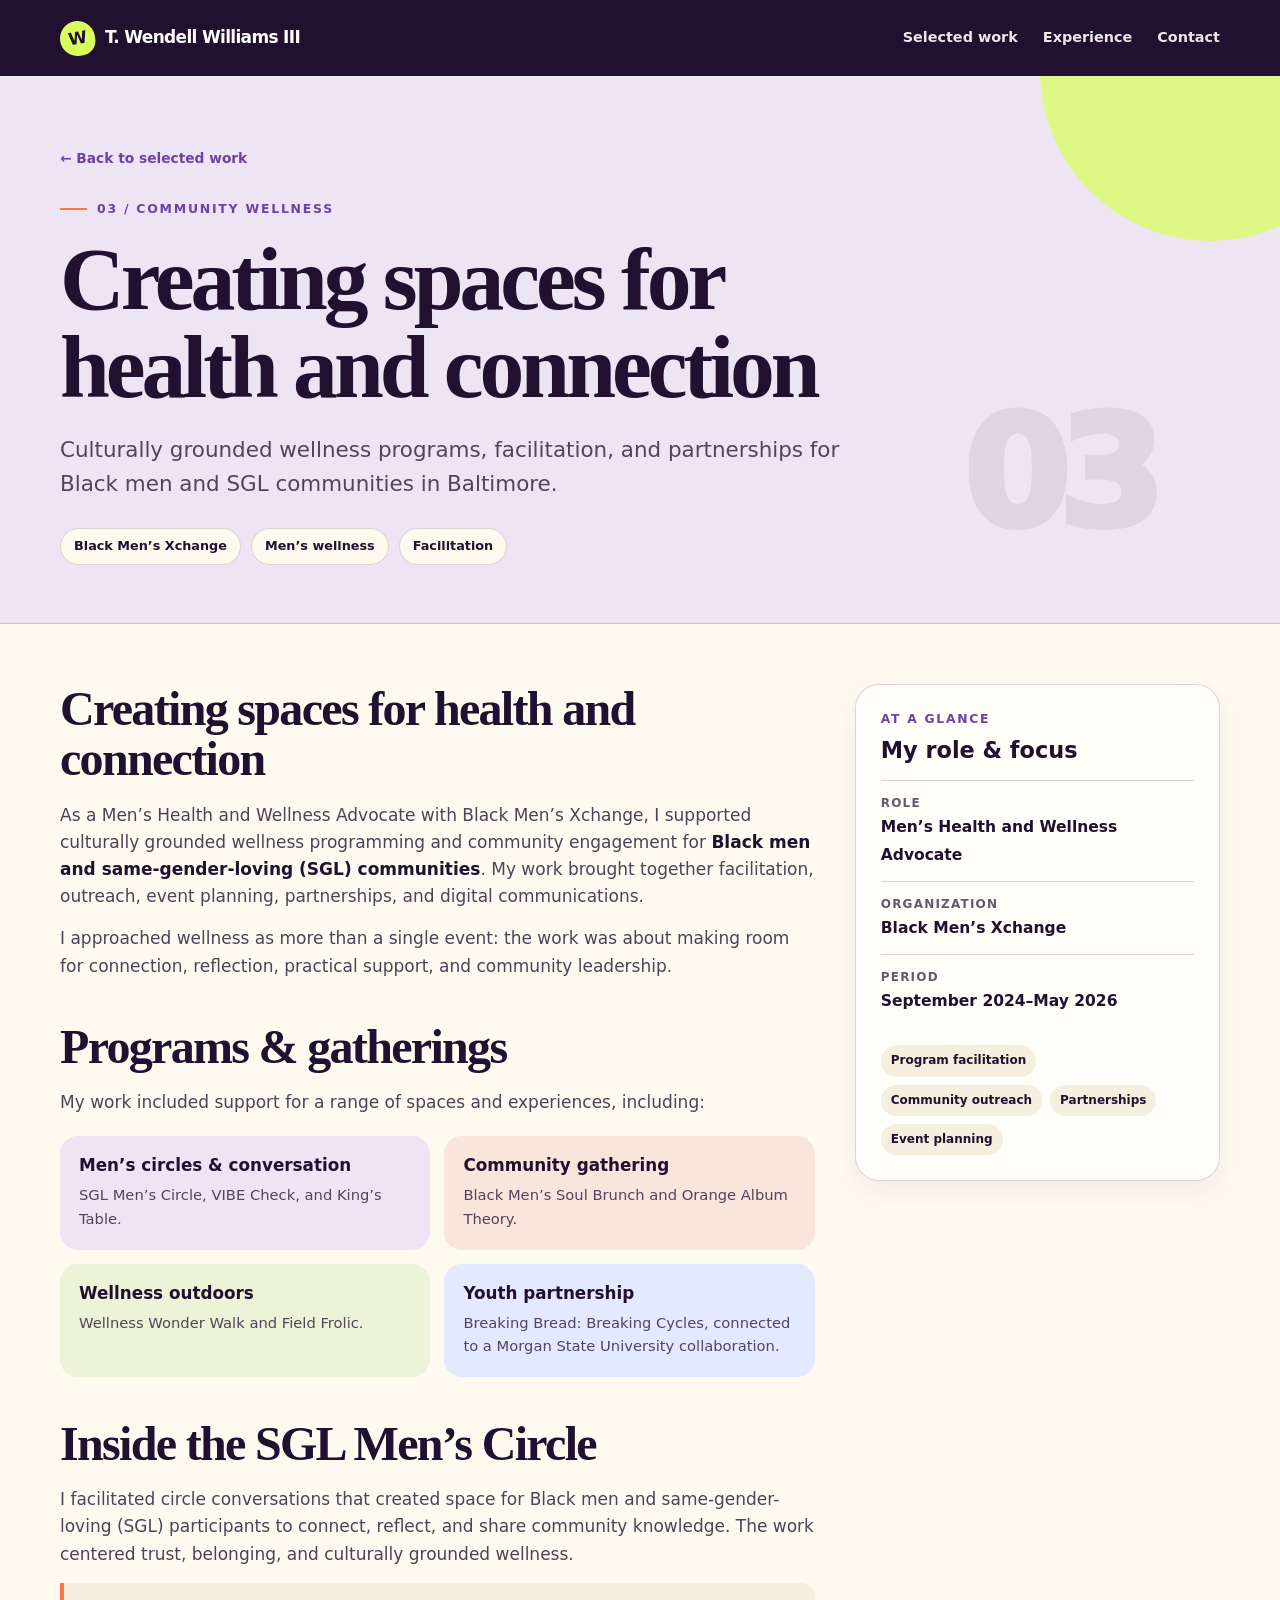
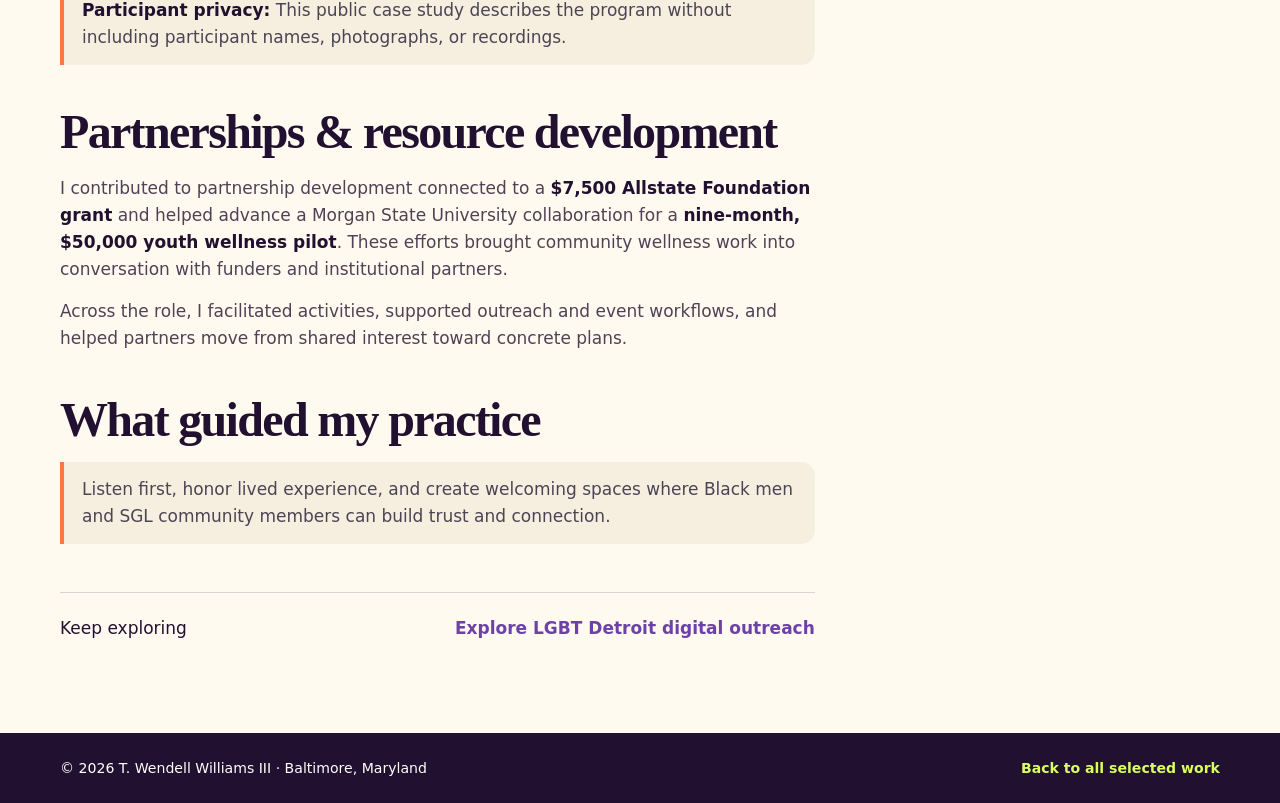
<file: work/bmx/index.html>
<!doctype html>
<html lang="en"><head><meta charset="utf-8"><meta name="viewport" content="width=device-width,initial-scale=1"><meta name="theme-color" content="#21102f"><meta name="description" content="Culturally grounded wellness programs, facilitation, and partnerships for Black men and SGL communities in Baltimore."><title>Creating spaces for health and connection | T. Wendell Williams III</title><link rel="stylesheet" href="../../assets/case-studies.css"></head>
<body><header class="site-nav"><div class="wrap nav-in"><a class="brand" href="../../index.html"><span class="brand-mark">W</span><span>T. Wendell Williams III</span></a><nav class="nav-links" aria-label="Main navigation"><a href="../../index.html#work">Selected work</a><a href="../../index.html#experience">Experience</a><a href="../../index.html#contact">Contact</a></nav></div></header>
<section class="story-hero"><div class="wrap"><a class="breadcrumb" href="../../index.html#work">← Back to selected work</a><div class="story-kicker">03 / COMMUNITY WELLNESS</div><h1>Creating spaces for health and connection</h1><p class="story-lede">Culturally grounded wellness programs, facilitation, and partnerships for Black men and SGL communities in Baltimore.</p><div class="story-meta"><span class="pill">Black Men’s Xchange</span><span class="pill">Men’s wellness</span><span class="pill">Facilitation</span></div><div class="story-number" aria-hidden="true">03</div></div></section>
<main class="story-main"><div class="wrap story-grid"><div class="story-copy">
<section class="story-section"><h2>Creating spaces for health and connection</h2><p>As a Men’s Health and Wellness Advocate with Black Men’s Xchange, I supported culturally grounded wellness programming and community engagement for <strong>Black men and same-gender-loving (SGL) communities</strong>. My work brought together facilitation, outreach, event planning, partnerships, and digital communications.</p><p>I approached wellness as more than a single event: the work was about making room for connection, reflection, practical support, and community leadership.</p></section>
<section class="story-section"><h2>Programs &amp; gatherings</h2><p>My work included support for a range of spaces and experiences, including:</p><div class="story-cards"><article class="story-card"><h3>Men’s circles &amp; conversation</h3><p>SGL Men’s Circle, VIBE Check, and King’s Table.</p></article><article class="story-card"><h3>Community gathering</h3><p>Black Men’s Soul Brunch and Orange Album Theory.</p></article><article class="story-card"><h3>Wellness outdoors</h3><p>Wellness Wonder Walk and Field Frolic.</p></article><article class="story-card"><h3>Youth partnership</h3><p>Breaking Bread: Breaking Cycles, connected to a Morgan State University collaboration.</p></article></div></section>
<section class="story-section"><h2>Inside the SGL Men’s Circle</h2><p>I facilitated circle conversations that created space for Black men and same-gender-loving (SGL) participants to connect, reflect, and share community knowledge. The work centered trust, belonging, and culturally grounded wellness.</p><div class="callout"><strong>Participant privacy:</strong> This public case study describes the program without including participant names, photographs, or recordings.</div></section>
<section class="story-section"><h2>Partnerships &amp; resource development</h2><p>I contributed to partnership development connected to a <strong>$7,500 Allstate Foundation grant</strong> and helped advance a Morgan State University collaboration for a <strong>nine-month, $50,000 youth wellness pilot</strong>. These efforts brought community wellness work into conversation with funders and institutional partners.</p><p>Across the role, I facilitated activities, supported outreach and event workflows, and helped partners move from shared interest toward concrete plans.</p></section>
<section class="story-section"><h2>What guided my practice</h2><div class="callout">Listen first, honor lived experience, and create welcoming spaces where Black men and SGL community members can build trust and connection.</div></section>
<div class="next-project"><span>Keep exploring</span><a href="../lgbt-detroit/index.html">Explore LGBT Detroit digital outreach</a></div></div><aside class="story-aside"><div class="aside-kicker">At a glance</div><h2>My role &amp; focus</h2><div class="aside-row"><span>Role</span><strong>Men’s Health and Wellness Advocate</strong></div><div class="aside-row"><span>Organization</span><strong>Black Men’s Xchange</strong></div><div class="aside-row"><span>Period</span><strong>September 2024–May 2026</strong></div><div class="skill-list"><span>Program facilitation</span><span>Community outreach</span><span>Partnerships</span><span>Event planning</span></div></aside></div></main>
<footer class="site-footer"><div class="wrap"><span>© 2026 T. Wendell Williams III · Baltimore, Maryland</span><a href="../../index.html#work">Back to all selected work</a></div></footer></body></html>
</file>
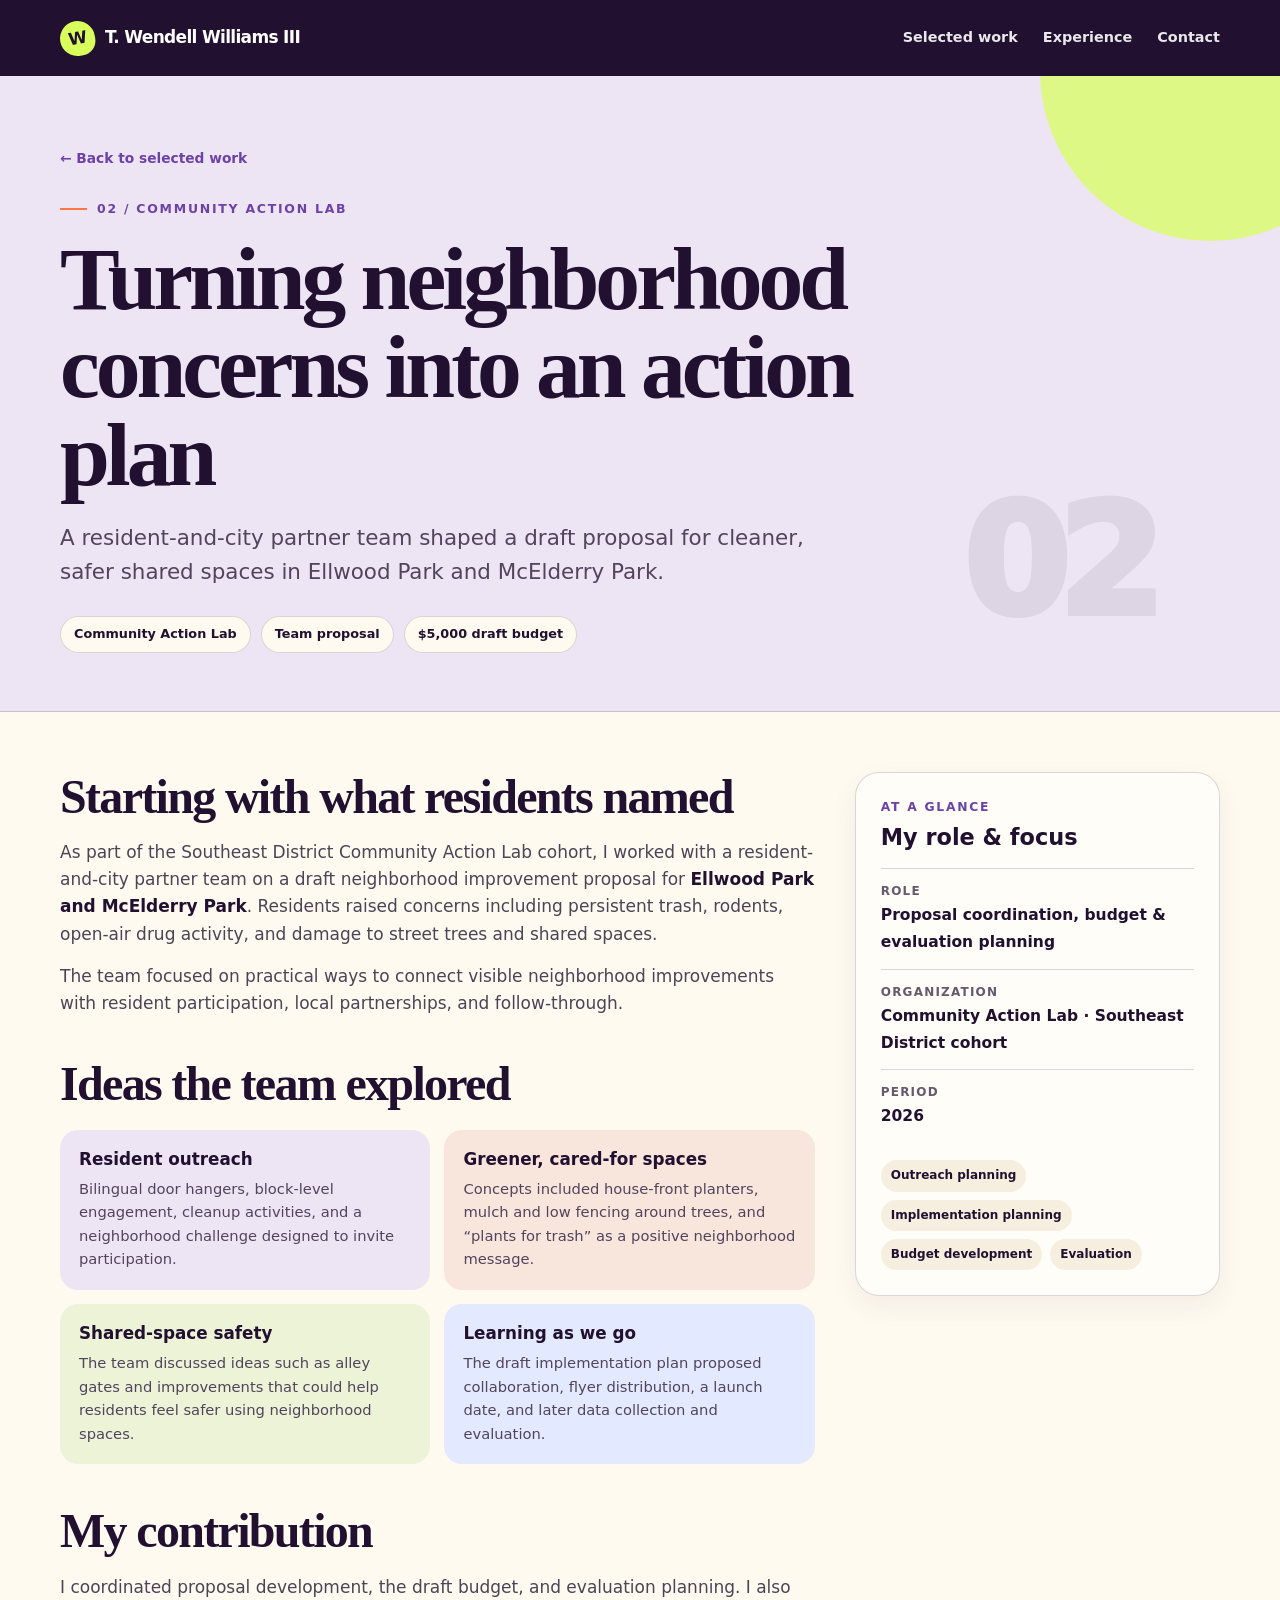
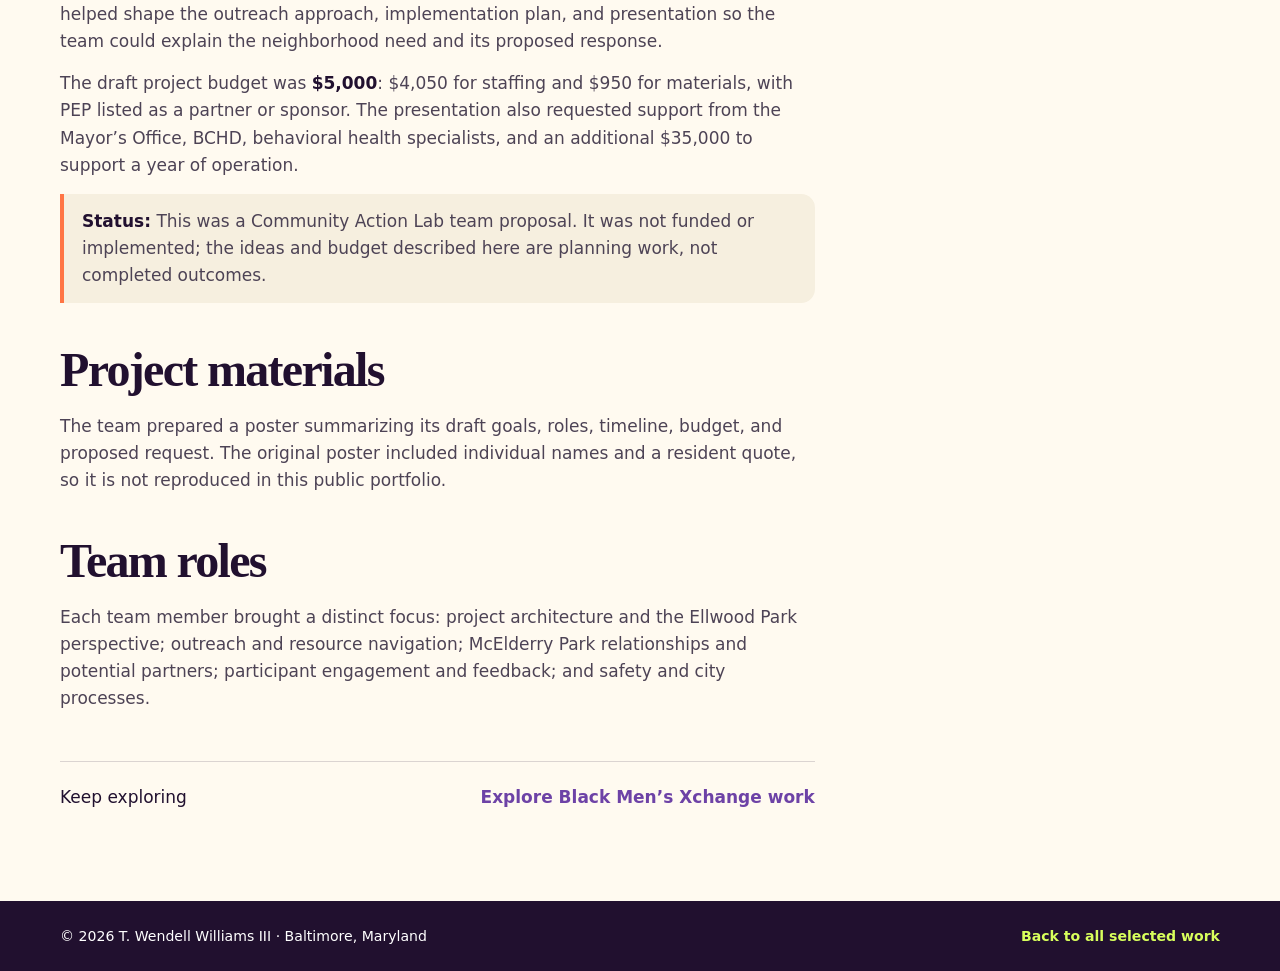
<file: work/cal/index.html>
<!doctype html>
<html lang="en"><head><meta charset="utf-8"><meta name="viewport" content="width=device-width,initial-scale=1"><meta name="theme-color" content="#21102f"><meta name="description" content="A resident-and-city partner team shaped a draft proposal for cleaner, safer shared spaces in Ellwood Park and McElderry Park."><title>Turning neighborhood concerns into an action plan | T. Wendell Williams III</title><link rel="stylesheet" href="../../assets/case-studies.css"></head>
<body><header class="site-nav"><div class="wrap nav-in"><a class="brand" href="../../index.html"><span class="brand-mark">W</span><span>T. Wendell Williams III</span></a><nav class="nav-links" aria-label="Main navigation"><a href="../../index.html#work">Selected work</a><a href="../../index.html#experience">Experience</a><a href="../../index.html#contact">Contact</a></nav></div></header>
<section class="story-hero"><div class="wrap"><a class="breadcrumb" href="../../index.html#work">← Back to selected work</a><div class="story-kicker">02 / COMMUNITY ACTION LAB</div><h1>Turning neighborhood concerns into an action plan</h1><p class="story-lede">A resident-and-city partner team shaped a draft proposal for cleaner, safer shared spaces in Ellwood Park and McElderry Park.</p><div class="story-meta"><span class="pill">Community Action Lab</span><span class="pill">Team proposal</span><span class="pill">$5,000 draft budget</span></div><div class="story-number" aria-hidden="true">02</div></div></section>
<main class="story-main"><div class="wrap story-grid"><div class="story-copy">
<section class="story-section"><h2>Starting with what residents named</h2><p>As part of the Southeast District Community Action Lab cohort, I worked with a resident-and-city partner team on a draft neighborhood improvement proposal for <strong>Ellwood Park and McElderry Park</strong>. Residents raised concerns including persistent trash, rodents, open-air drug activity, and damage to street trees and shared spaces.</p><p>The team focused on practical ways to connect visible neighborhood improvements with resident participation, local partnerships, and follow-through.</p></section>
<section class="story-section"><h2>Ideas the team explored</h2><div class="story-cards"><article class="story-card"><h3>Resident outreach</h3><p>Bilingual door hangers, block-level engagement, cleanup activities, and a neighborhood challenge designed to invite participation.</p></article><article class="story-card"><h3>Greener, cared-for spaces</h3><p>Concepts included house-front planters, mulch and low fencing around trees, and “plants for trash” as a positive neighborhood message.</p></article><article class="story-card"><h3>Shared-space safety</h3><p>The team discussed ideas such as alley gates and improvements that could help residents feel safer using neighborhood spaces.</p></article><article class="story-card"><h3>Learning as we go</h3><p>The draft implementation plan proposed collaboration, flyer distribution, a launch date, and later data collection and evaluation.</p></article></div></section>
<section class="story-section"><h2>My contribution</h2><p>I coordinated proposal development, the draft budget, and evaluation planning. I also helped shape the outreach approach, implementation plan, and presentation so the team could explain the neighborhood need and its proposed response.</p><p>The draft project budget was <strong>$5,000</strong>: $4,050 for staffing and $950 for materials, with PEP listed as a partner or sponsor. The presentation also requested support from the Mayor’s Office, BCHD, behavioral health specialists, and an additional $35,000 to support a year of operation.</p><div class="callout"><strong>Status:</strong> This was a Community Action Lab team proposal. It was not funded or implemented; the ideas and budget described here are planning work, not completed outcomes.</div></section>
<section class="story-section"><h2>Project materials</h2><p>The team prepared a poster summarizing its draft goals, roles, timeline, budget, and proposed request. The original poster included individual names and a resident quote, so it is not reproduced in this public portfolio.</p></section>
<section class="story-section"><h2>Team roles</h2><p>Each team member brought a distinct focus: project architecture and the Ellwood Park perspective; outreach and resource navigation; McElderry Park relationships and potential partners; participant engagement and feedback; and safety and city processes.</p></section>
<div class="next-project"><span>Keep exploring</span><a href="../bmx/index.html">Explore Black Men’s Xchange work</a></div></div><aside class="story-aside"><div class="aside-kicker">At a glance</div><h2>My role &amp; focus</h2><div class="aside-row"><span>Role</span><strong>Proposal coordination, budget & evaluation planning</strong></div><div class="aside-row"><span>Organization</span><strong>Community Action Lab · Southeast District cohort</strong></div><div class="aside-row"><span>Period</span><strong>2026</strong></div><div class="skill-list"><span>Outreach planning</span><span>Implementation planning</span><span>Budget development</span><span>Evaluation</span></div></aside></div></main>
<footer class="site-footer"><div class="wrap"><span>© 2026 T. Wendell Williams III · Baltimore, Maryland</span><a href="../../index.html#work">Back to all selected work</a></div></footer></body></html>
</file>
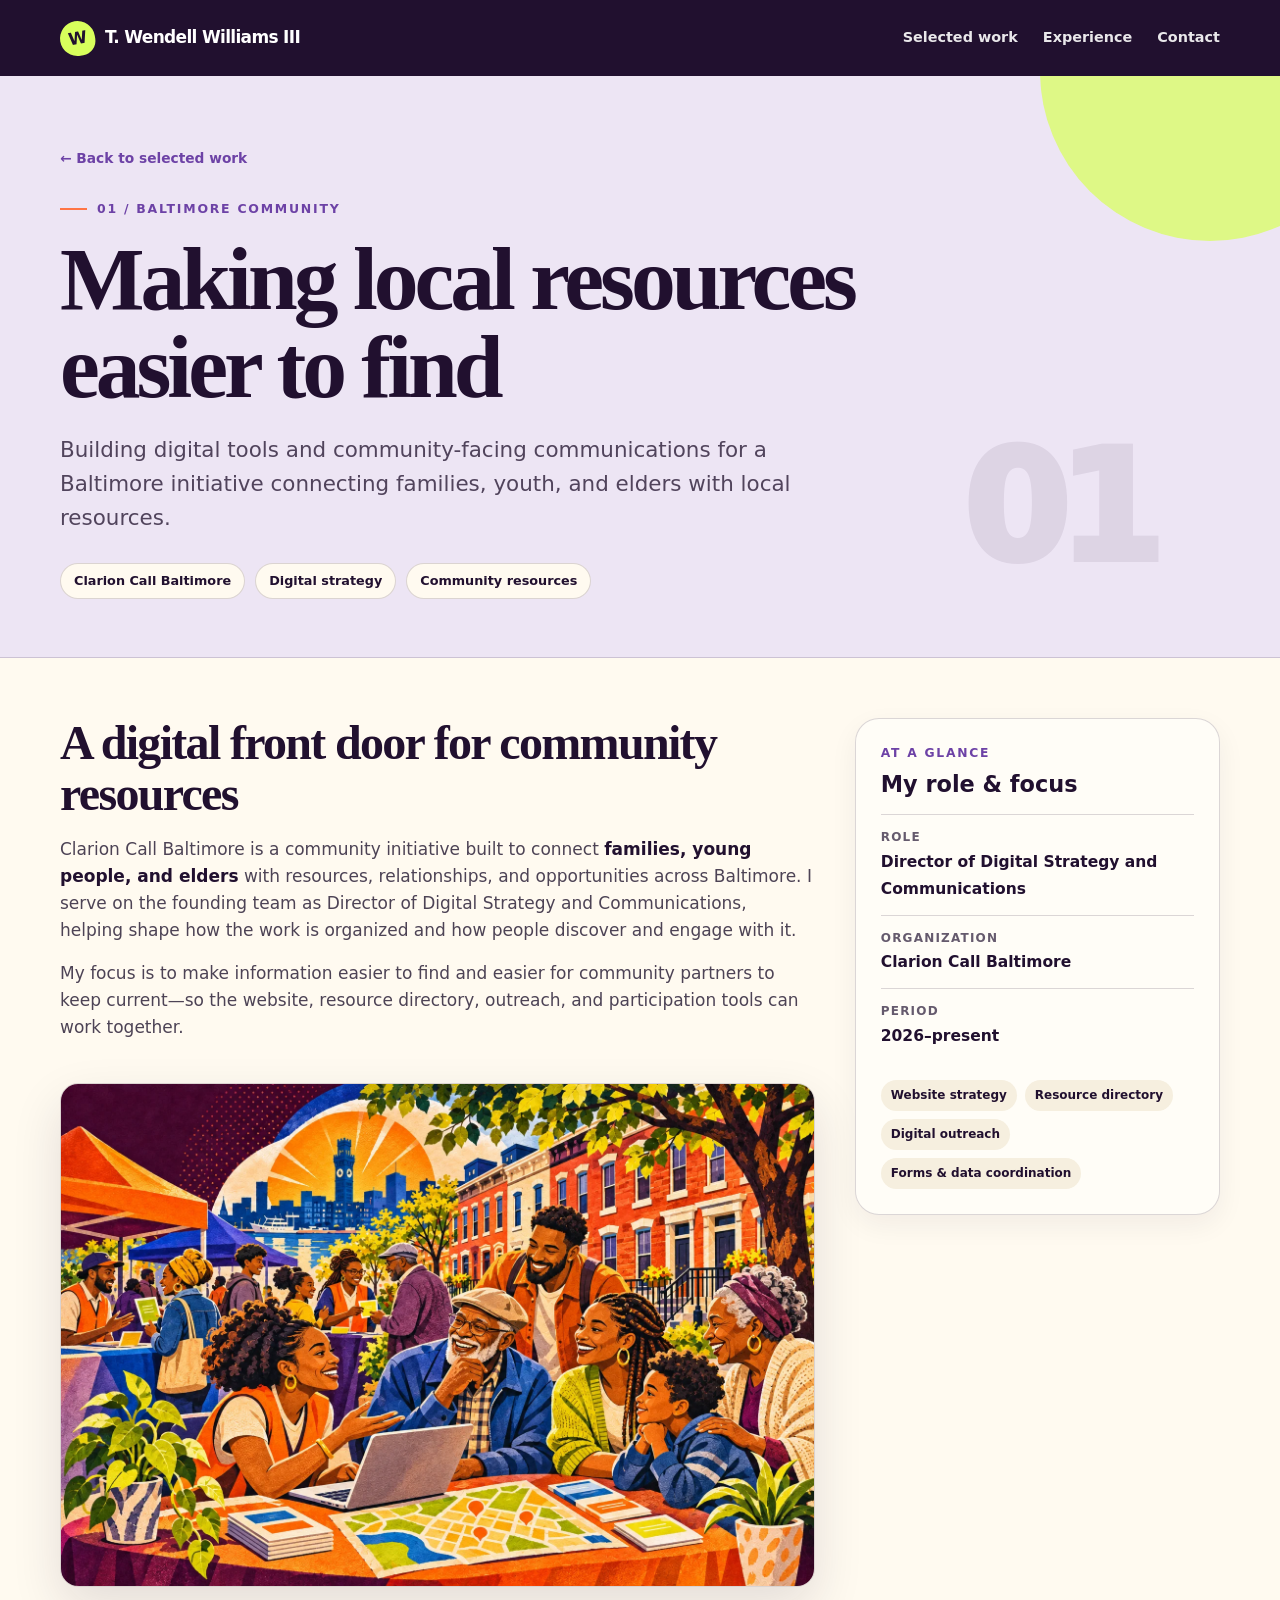
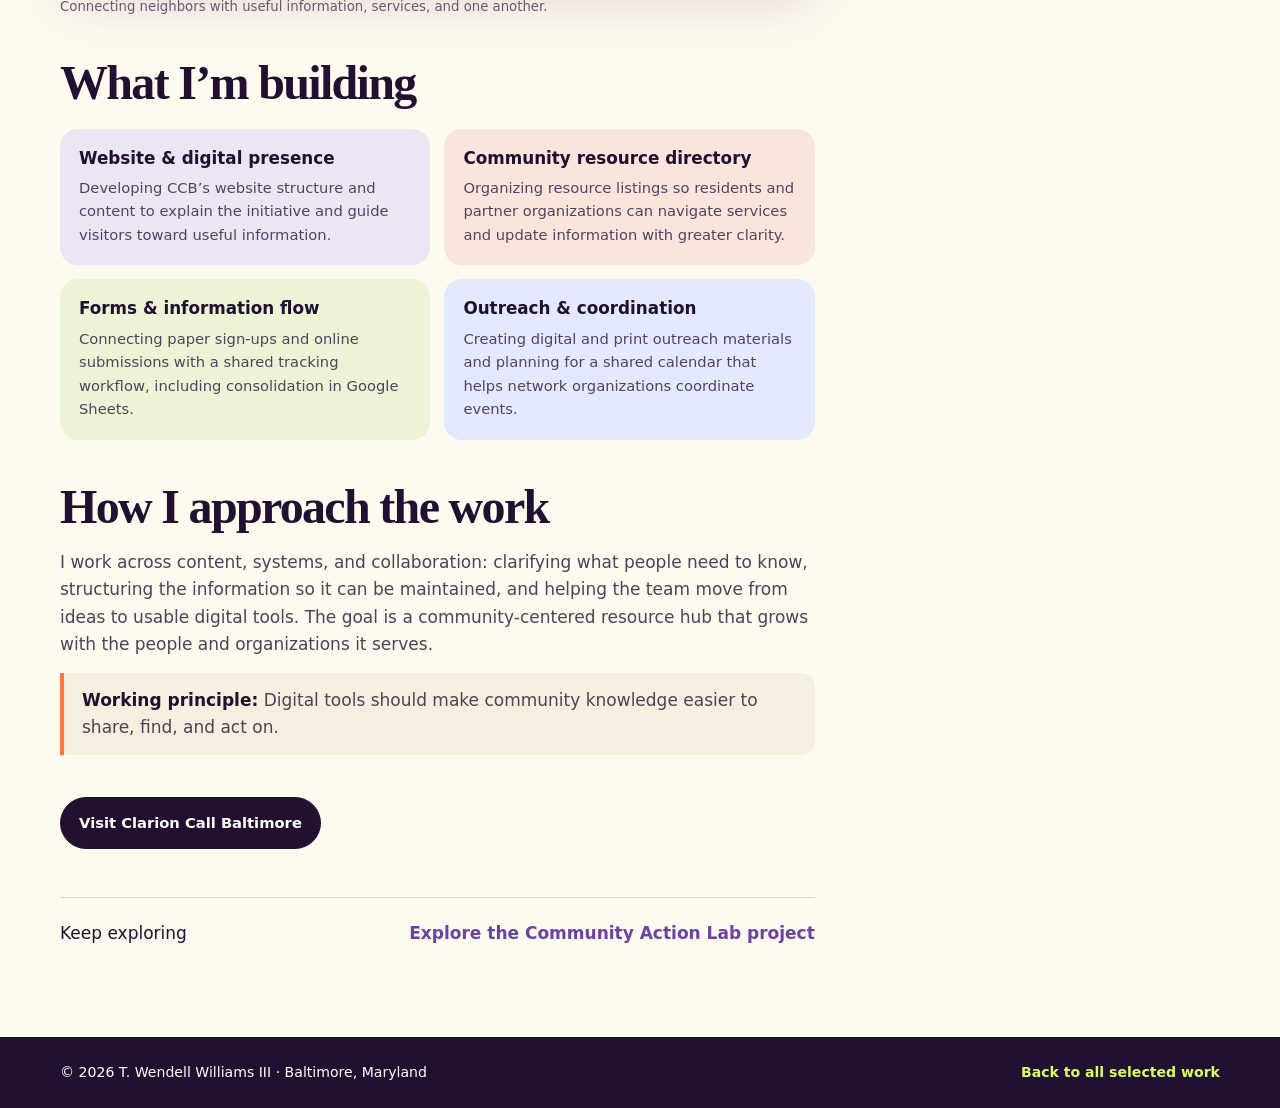
<file: work/ccb/index.html>
<!doctype html>
<html lang="en"><head><meta charset="utf-8"><meta name="viewport" content="width=device-width,initial-scale=1"><meta name="theme-color" content="#21102f"><meta name="description" content="Building digital tools and community-facing communications for a Baltimore initiative connecting families, youth, and elders with local resources."><title>Making local resources easier to find | T. Wendell Williams III</title><link rel="stylesheet" href="../../assets/case-studies.css"></head>
<body><header class="site-nav"><div class="wrap nav-in"><a class="brand" href="../../index.html"><span class="brand-mark">W</span><span>T. Wendell Williams III</span></a><nav class="nav-links" aria-label="Main navigation"><a href="../../index.html#work">Selected work</a><a href="../../index.html#experience">Experience</a><a href="../../index.html#contact">Contact</a></nav></div></header>
<section class="story-hero"><div class="wrap"><a class="breadcrumb" href="../../index.html#work">← Back to selected work</a><div class="story-kicker">01 / BALTIMORE COMMUNITY</div><h1>Making local resources easier to find</h1><p class="story-lede">Building digital tools and community-facing communications for a Baltimore initiative connecting families, youth, and elders with local resources.</p><div class="story-meta"><span class="pill">Clarion Call Baltimore</span><span class="pill">Digital strategy</span><span class="pill">Community resources</span></div><div class="story-number" aria-hidden="true">01</div></div></section>
<main class="story-main"><div class="wrap story-grid"><div class="story-copy">
<section class="story-section"><h2>A digital front door for community resources</h2><p>Clarion Call Baltimore is a community initiative built to connect <strong>families, young people, and elders</strong> with resources, relationships, and opportunities across Baltimore. I serve on the founding team as Director of Digital Strategy and Communications, helping shape how the work is organized and how people discover and engage with it.</p><p>My focus is to make information easier to find and easier for community partners to keep current—so the website, resource directory, outreach, and participation tools can work together.</p></section>
<figure class="story-visual"><img src="../../assets/ccb-resource-community.webp" alt="Illustration of Baltimore neighbors of different ages sharing information around a community resource table"><figcaption>Connecting neighbors with useful information, services, and one another.</figcaption></figure>
<section class="story-section"><h2>What I’m building</h2><div class="story-cards"><article class="story-card"><h3>Website &amp; digital presence</h3><p>Developing CCB’s website structure and content to explain the initiative and guide visitors toward useful information.</p></article><article class="story-card"><h3>Community resource directory</h3><p>Organizing resource listings so residents and partner organizations can navigate services and update information with greater clarity.</p></article><article class="story-card"><h3>Forms &amp; information flow</h3><p>Connecting paper sign-ups and online submissions with a shared tracking workflow, including consolidation in Google Sheets.</p></article><article class="story-card"><h3>Outreach &amp; coordination</h3><p>Creating digital and print outreach materials and planning for a shared calendar that helps network organizations coordinate events.</p></article></div></section>
<section class="story-section"><h2>How I approach the work</h2><p>I work across content, systems, and collaboration: clarifying what people need to know, structuring the information so it can be maintained, and helping the team move from ideas to usable digital tools. The goal is a community-centered resource hub that grows with the people and organizations it serves.</p><div class="callout"><strong>Working principle:</strong> Digital tools should make community knowledge easier to share, find, and act on.</div></section>
<div class="action-row"><a class="btn btn-primary" href="https://clarioncallbaltimore.org" target="_blank" rel="noopener noreferrer">Visit Clarion Call Baltimore</a></div><div class="next-project"><span>Keep exploring</span><a href="../cal/index.html">Explore the Community Action Lab project</a></div></div><aside class="story-aside"><div class="aside-kicker">At a glance</div><h2>My role &amp; focus</h2><div class="aside-row"><span>Role</span><strong>Director of Digital Strategy and Communications</strong></div><div class="aside-row"><span>Organization</span><strong>Clarion Call Baltimore</strong></div><div class="aside-row"><span>Period</span><strong>2026–present</strong></div><div class="skill-list"><span>Website strategy</span><span>Resource directory</span><span>Digital outreach</span><span>Forms & data coordination</span></div></aside></div></main>
<footer class="site-footer"><div class="wrap"><span>© 2026 T. Wendell Williams III · Baltimore, Maryland</span><a href="../../index.html#work">Back to all selected work</a></div></footer></body></html>
</file>
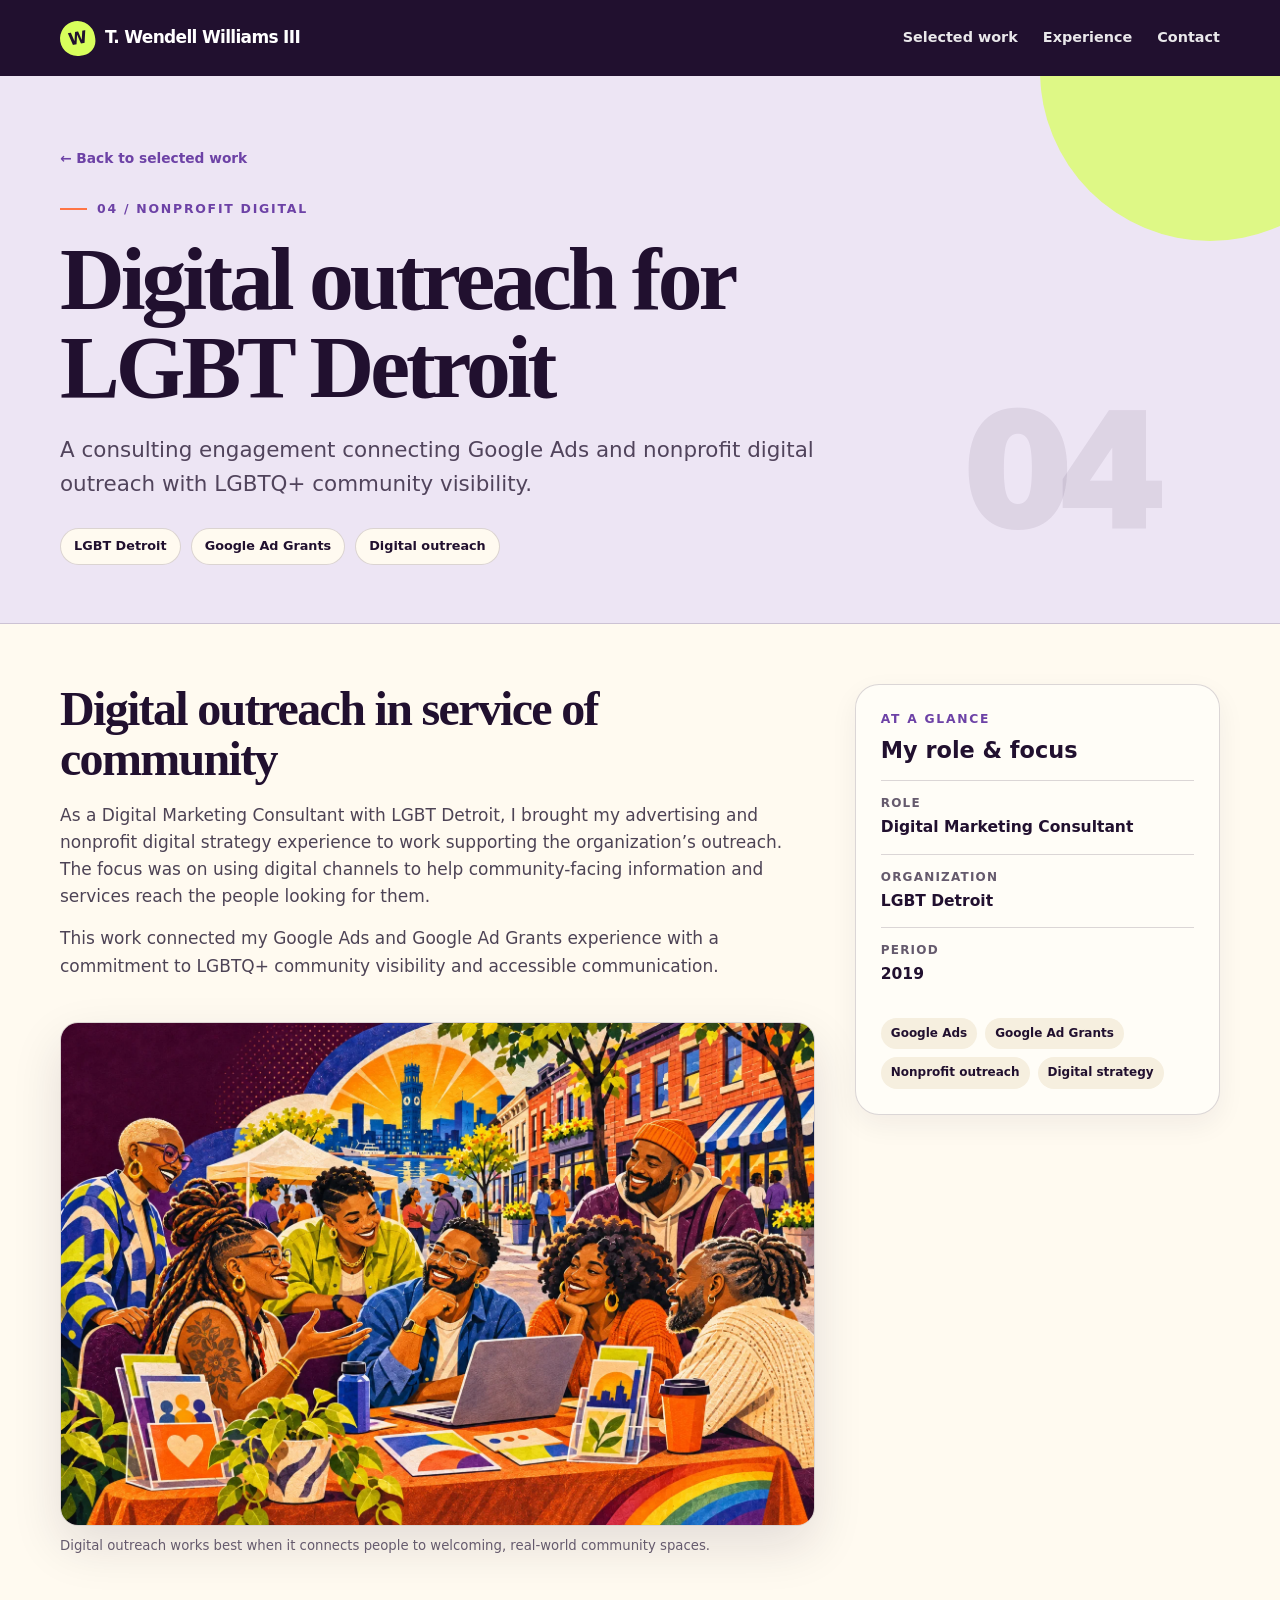
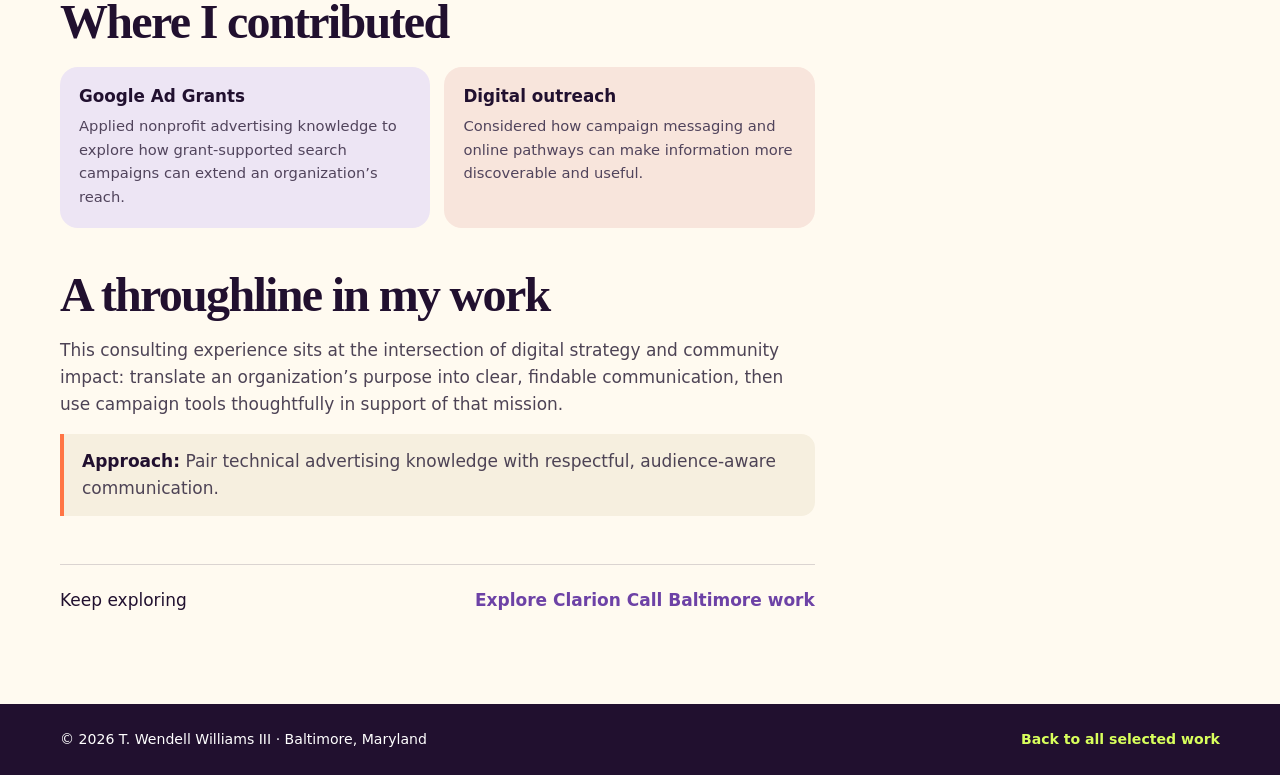
<file: work/lgbt-detroit/index.html>
<!doctype html>
<html lang="en"><head><meta charset="utf-8"><meta name="viewport" content="width=device-width,initial-scale=1"><meta name="theme-color" content="#21102f"><meta name="description" content="A consulting engagement connecting Google Ads and nonprofit digital outreach with LGBTQ+ community visibility."><title>Digital outreach for LGBT Detroit | T. Wendell Williams III</title><link rel="stylesheet" href="../../assets/case-studies.css"></head>
<body><header class="site-nav"><div class="wrap nav-in"><a class="brand" href="../../index.html"><span class="brand-mark">W</span><span>T. Wendell Williams III</span></a><nav class="nav-links" aria-label="Main navigation"><a href="../../index.html#work">Selected work</a><a href="../../index.html#experience">Experience</a><a href="../../index.html#contact">Contact</a></nav></div></header>
<section class="story-hero"><div class="wrap"><a class="breadcrumb" href="../../index.html#work">← Back to selected work</a><div class="story-kicker">04 / NONPROFIT DIGITAL</div><h1>Digital outreach for LGBT Detroit</h1><p class="story-lede">A consulting engagement connecting Google Ads and nonprofit digital outreach with LGBTQ+ community visibility.</p><div class="story-meta"><span class="pill">LGBT Detroit</span><span class="pill">Google Ad Grants</span><span class="pill">Digital outreach</span></div><div class="story-number" aria-hidden="true">04</div></div></section>
<main class="story-main"><div class="wrap story-grid"><div class="story-copy">
<section class="story-section"><h2>Digital outreach in service of community</h2><p>As a Digital Marketing Consultant with LGBT Detroit, I brought my advertising and nonprofit digital strategy experience to work supporting the organization’s outreach. The focus was on using digital channels to help community-facing information and services reach the people looking for them.</p><p>This work connected my Google Ads and Google Ad Grants experience with a commitment to LGBTQ+ community visibility and accessible communication.</p></section>
<figure class="story-visual"><img src="../../assets/lgbt-detroit-outreach.webp" alt="Illustration of LGBTQ+ community members and allies sharing information at a Detroit neighborhood outreach table"><figcaption>Digital outreach works best when it connects people to welcoming, real-world community spaces.</figcaption></figure>
<section class="story-section"><h2>Where I contributed</h2><div class="story-cards"><article class="story-card"><h3>Google Ad Grants</h3><p>Applied nonprofit advertising knowledge to explore how grant-supported search campaigns can extend an organization’s reach.</p></article><article class="story-card"><h3>Digital outreach</h3><p>Considered how campaign messaging and online pathways can make information more discoverable and useful.</p></article></div></section>
<section class="story-section"><h2>A throughline in my work</h2><p>This consulting experience sits at the intersection of digital strategy and community impact: translate an organization’s purpose into clear, findable communication, then use campaign tools thoughtfully in support of that mission.</p><div class="callout"><strong>Approach:</strong> Pair technical advertising knowledge with respectful, audience-aware communication.</div></section>
<div class="next-project"><span>Keep exploring</span><a href="../ccb/index.html">Explore Clarion Call Baltimore work</a></div></div><aside class="story-aside"><div class="aside-kicker">At a glance</div><h2>My role &amp; focus</h2><div class="aside-row"><span>Role</span><strong>Digital Marketing Consultant</strong></div><div class="aside-row"><span>Organization</span><strong>LGBT Detroit</strong></div><div class="aside-row"><span>Period</span><strong>2019</strong></div><div class="skill-list"><span>Google Ads</span><span>Google Ad Grants</span><span>Nonprofit outreach</span><span>Digital strategy</span></div></aside></div></main>
<footer class="site-footer"><div class="wrap"><span>© 2026 T. Wendell Williams III · Baltimore, Maryland</span><a href="../../index.html#work">Back to all selected work</a></div></footer></body></html>
</file>
<file: assets/case-studies.css>
:root{--ink:#21102f;--paper:#fffaf0;--cream:#f6efdf;--orange:#ff7545;--lime:#d8ff5c;--blue:#5578ff;--plum:#6d42a6;--muted:#655a6d;--line:rgba(33,16,47,.16);--shadow:0 20px 50px rgba(33,16,47,.12);--radius:24px;--max:1160px}
*{box-sizing:border-box}html{scroll-behavior:smooth}body{margin:0;background:var(--paper);color:var(--ink);font-family:Inter,ui-sans-serif,system-ui,-apple-system,"Segoe UI",sans-serif;font-size:17px;line-height:1.6}a{color:inherit}img{max-width:100%;display:block}.wrap{width:min(var(--max),calc(100% - 42px));margin:auto}
.site-nav{background:var(--ink);color:#fff}.site-nav .nav-in{min-height:76px;display:flex;align-items:center;justify-content:space-between;gap:20px}.brand{font-weight:900;letter-spacing:-.04em;text-decoration:none;display:flex;align-items:center;gap:10px}.brand-mark{width:35px;height:35px;border-radius:50% 50% 42% 50%;background:var(--lime);color:var(--ink);display:grid;place-items:center;transform:rotate(-10deg)}.nav-links{display:flex;gap:25px;align-items:center}.nav-links a{text-decoration:none;font-size:.9rem;font-weight:700;opacity:.9}.nav-links a:hover{color:var(--lime);opacity:1}
.story-hero{position:relative;overflow:hidden;background:#ede5f4;padding:68px 0 58px;border-bottom:1px solid var(--line)}.story-hero:after{content:"";position:absolute;width:340px;height:340px;border-radius:50%;right:-100px;top:-175px;background:var(--lime);opacity:.72}.story-hero .wrap{position:relative;z-index:1}.breadcrumb{font-size:.86rem;font-weight:800;color:var(--plum);text-decoration:none}.breadcrumb:hover{text-decoration:underline}.story-kicker{display:flex;align-items:center;gap:10px;margin-top:28px;font-size:.78rem;font-weight:900;letter-spacing:.14em;text-transform:uppercase;color:var(--plum)}.story-kicker:before{content:"";width:27px;height:2px;background:var(--orange)}h1{font-family:Georgia,"Times New Roman",serif;font-size:clamp(3rem,7vw,5.9rem);letter-spacing:-.045em;line-height:.98;margin:16px 0 22px;max-width:880px}.story-lede{font-size:clamp(1.1rem,2vw,1.34rem);max-width:790px;color:#51445c;margin:0}.story-meta{display:flex;gap:10px;flex-wrap:wrap;margin-top:27px}.pill{background:var(--paper);border:1px solid var(--line);border-radius:999px;padding:7px 13px;font-size:.8rem;font-weight:850}.story-number{position:absolute;right:6%;bottom:28px;font-size:clamp(5rem,12vw,10rem);line-height:.8;font-weight:950;letter-spacing:-.08em;color:rgba(33,16,47,.08)}
.story-main{padding:60px 0 90px}.story-grid{display:grid;grid-template-columns:minmax(0,1.55fr) minmax(270px,.75fr);gap:40px;align-items:start}.story-section{margin-bottom:42px}.story-section h2{font-family:Georgia,"Times New Roman",serif;font-size:clamp(2rem,4vw,3rem);letter-spacing:-.035em;line-height:1.05;margin:0 0 17px}.story-section p{max-width:760px;color:#4d4355;margin:0 0 15px}.story-section strong{color:var(--ink)}.story-aside{position:sticky;top:24px;border:1px solid var(--line);border-radius:var(--radius);background:#fffdf7;padding:25px;box-shadow:0 10px 28px rgba(33,16,47,.06)}.aside-kicker{font-size:.77rem;font-weight:900;letter-spacing:.14em;text-transform:uppercase;color:var(--plum)}.story-aside h2{font-size:1.4rem;line-height:1.1;margin:8px 0 18px}.aside-row{padding:13px 0;border-top:1px solid var(--line)}.aside-row span{display:block;font-size:.75rem;letter-spacing:.1em;text-transform:uppercase;color:var(--muted);font-weight:800}.aside-row strong{font-size:.97rem}.skill-list{display:flex;gap:8px;flex-wrap:wrap;margin-top:18px}.skill-list span{background:var(--cream);border-radius:999px;padding:6px 10px;font-size:.75rem;font-weight:850}
.story-cards{display:grid;grid-template-columns:repeat(2,minmax(0,1fr));gap:14px;margin-top:20px}.story-card{padding:19px;border-radius:18px;background:#ede5f4}.story-card:nth-child(2){background:#f8e5dc}.story-card:nth-child(3){background:#ecf3d7}.story-card:nth-child(4){background:#e3e9ff}.story-card h3{font-size:1.05rem;line-height:1.2;margin:0 0 8px}.story-card p{font-size:.92rem;margin:0;color:#51445c}.callout{border-left:4px solid var(--orange);padding:14px 18px;background:#f6efdf;border-radius:0 14px 14px 0;color:#4d4355}.action-row{display:flex;gap:12px;flex-wrap:wrap;margin-top:24px}.btn{display:inline-flex;align-items:center;justify-content:center;border-radius:999px;padding:13px 18px;text-decoration:none;font-weight:900;font-size:.92rem;border:1px solid var(--ink);transition:transform .2s,box-shadow .2s}.btn:hover{transform:translateY(-2px);box-shadow:0 8px 20px rgba(33,16,47,.14)}.btn-primary{background:var(--ink);color:white}.btn-secondary{background:var(--lime);color:var(--ink)}.next-project{margin-top:48px;padding-top:22px;border-top:1px solid var(--line);display:flex;justify-content:space-between;gap:18px;align-items:center}.next-project a{font-weight:900;color:var(--plum);text-decoration:none}.next-project a:hover{text-decoration:underline}.site-footer{background:var(--ink);color:#fff;padding:24px 0}.site-footer .wrap{display:flex;justify-content:space-between;gap:14px;flex-wrap:wrap;font-size:.88rem}.site-footer a{color:var(--lime);font-weight:800;text-decoration:none}
.project-link{text-decoration:none;display:block;cursor:pointer}.project-link:hover h3{color:var(--plum)}.project-link:focus-visible{outline:3px solid var(--blue);outline-offset:4px}.project-read{border-top:1px solid var(--line);padding:15px 26px;display:flex;align-items:center;justify-content:space-between;font-size:.92rem;font-weight:900;color:var(--plum)}.project-read svg{width:20px;height:20px;transition:transform .2s}.project-link:hover .project-read svg{transform:translateX(4px)}
@media(max-width:800px){.story-grid{grid-template-columns:1fr;gap:24px}.story-aside{position:static;order:-1}.story-hero{padding:48px 0 44px}.story-number{right:4%;bottom:16px}.story-main{padding:40px 0 60px}}
@media(max-width:560px){body{font-size:16px}.wrap{width:min(var(--max),calc(100% - 28px))}.site-nav .nav-in{min-height:66px}.nav-links{gap:12px}.nav-links a{font-size:.8rem}.nav-links a:nth-child(2){display:none}.story-cards{grid-template-columns:1fr}.story-meta{margin-top:20px}.next-project{align-items:flex-start;flex-direction:column}}

.story-visual{margin:0 0 42px;min-width:0}.story-visual img{width:100%;height:auto;border-radius:18px;border:1px solid var(--line);box-shadow:var(--shadow)}.story-visual figcaption{margin-top:10px;color:var(--muted);font-size:.83rem;line-height:1.45}.story-visual figcaption a{color:var(--plum);font-weight:850;text-decoration:none}.story-visual figcaption a:hover{text-decoration:underline}.poster-visual{padding:14px;border:1px solid var(--line);border-radius:22px;background:#fff;box-shadow:var(--shadow)}.poster-visual img{max-height:900px;object-fit:contain;border:0;border-radius:8px;box-shadow:none}.instagram-grid{display:grid;grid-template-columns:repeat(2,minmax(0,1fr));gap:16px;align-items:start}.instagram-grid .story-visual{margin:0;padding:12px;border-radius:20px;border:1px solid var(--line);background:#fffdf7;box-shadow:0 10px 28px rgba(33,16,47,.06)}.instagram-grid img{border-radius:10px}.instagram-grid figcaption{font-size:.78rem}.instagram-reel iframe{display:block;width:100%;height:clamp(500px,62vw,620px);border:1px solid var(--line);border-radius:12px;background:#111}
@media(max-width:560px){.instagram-grid{grid-template-columns:1fr}.poster-visual{padding:8px}}

.contact-links .contact-note{border:1px solid rgba(255,255,255,.45);padding:11px 15px;border-radius:999px;font-weight:750;font-size:.9rem;color:#d9cfdf}
</file>
